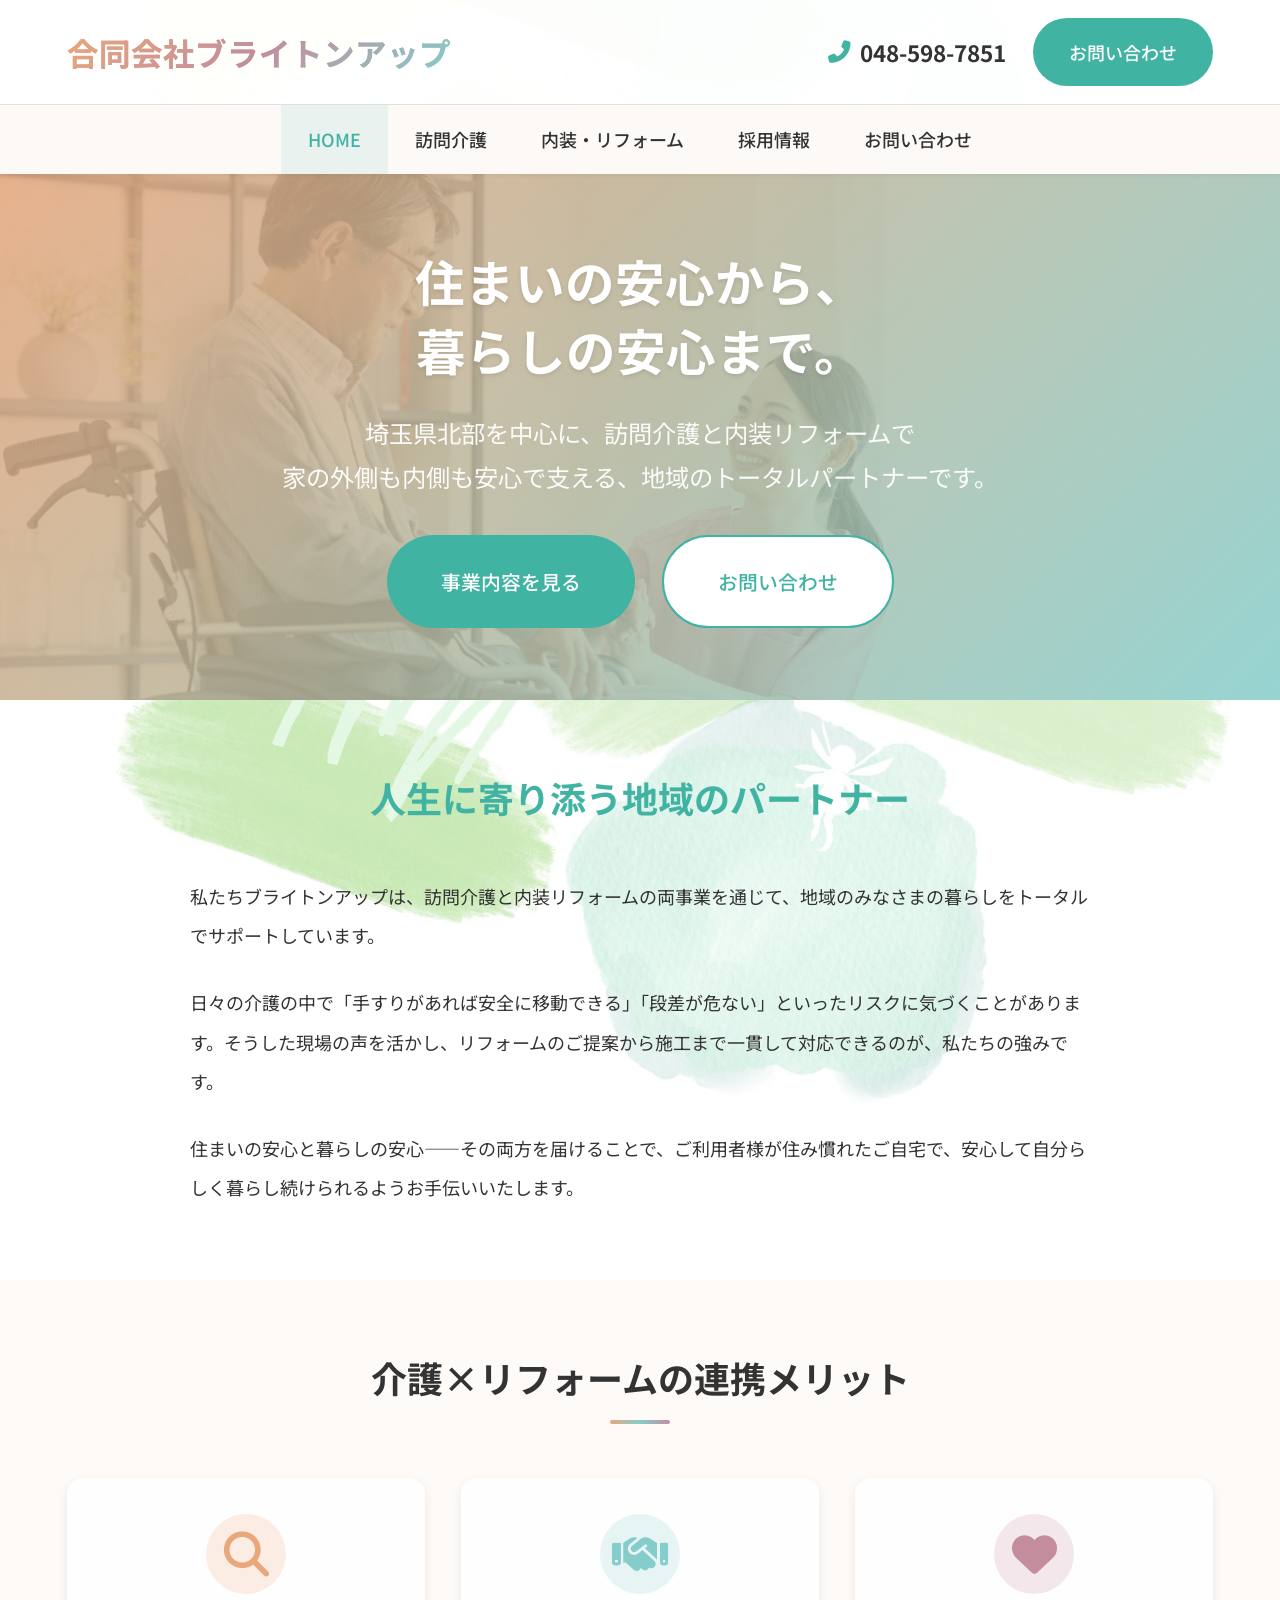
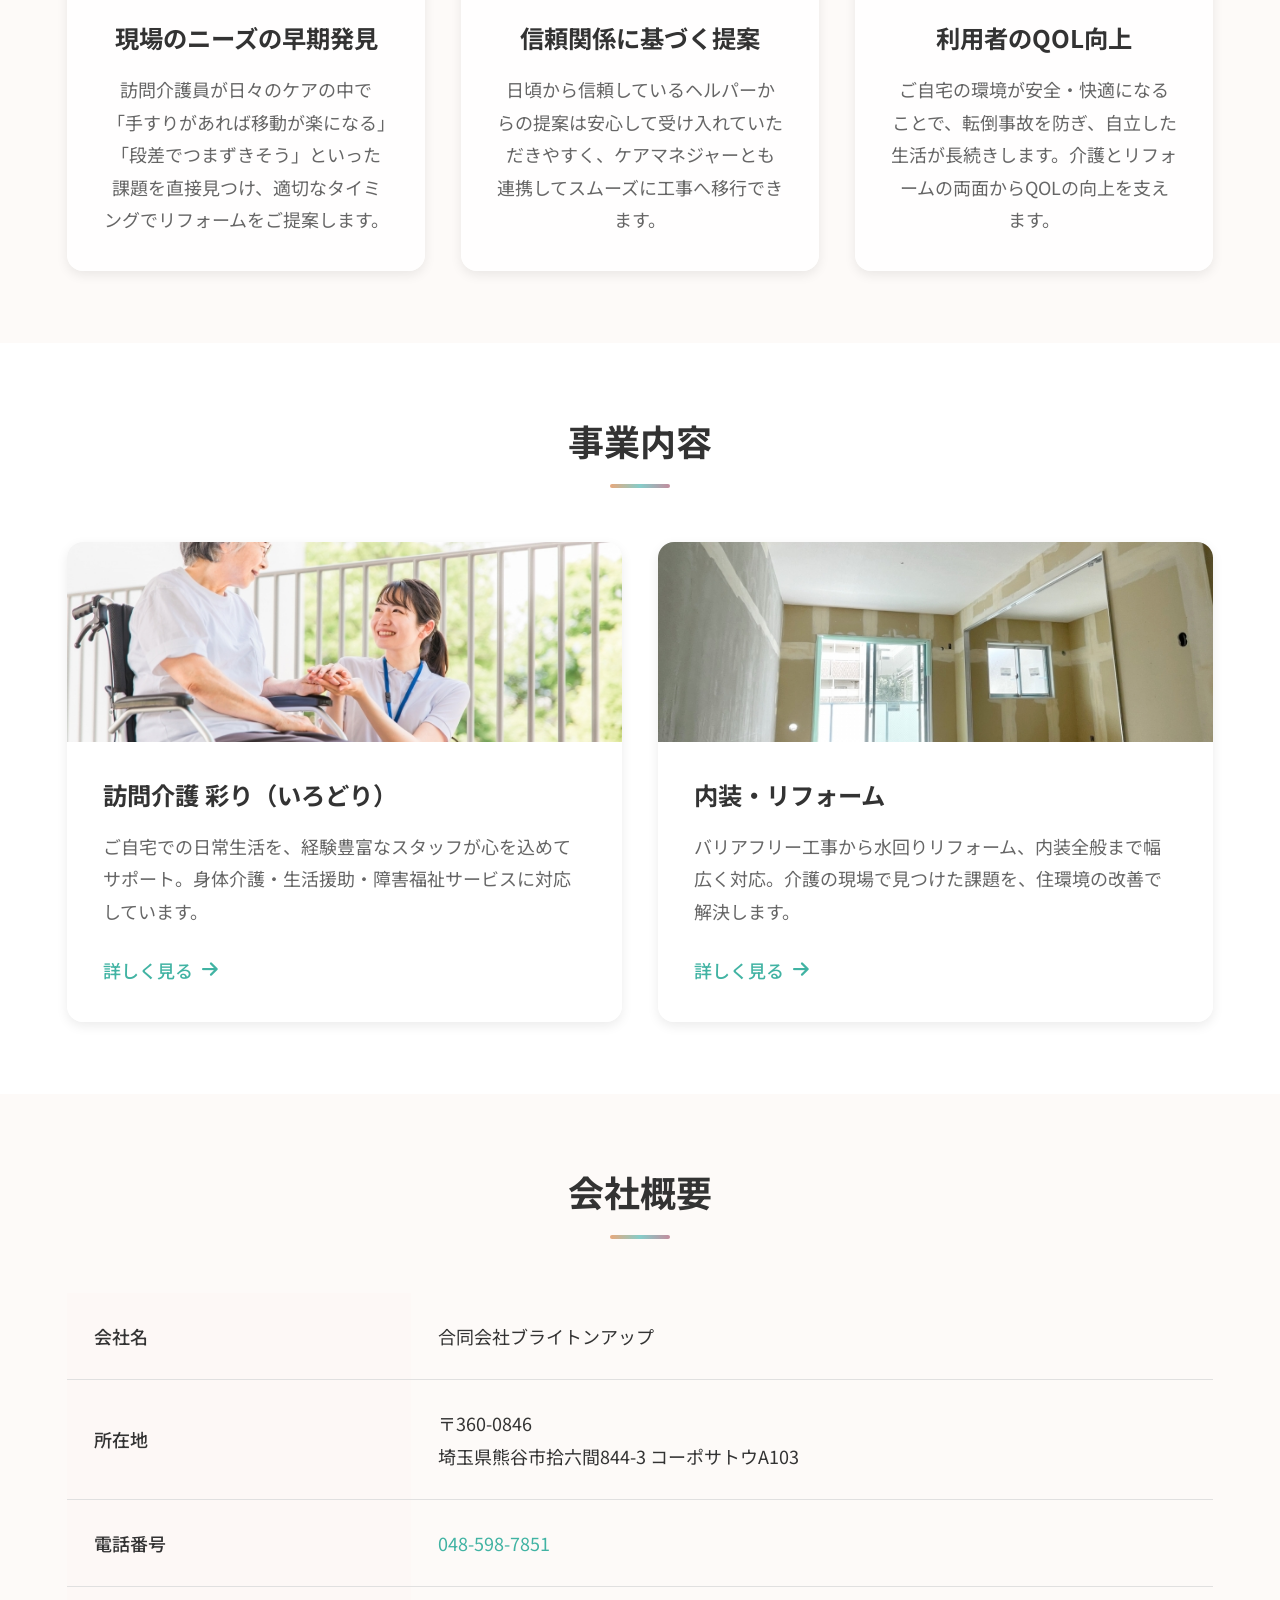
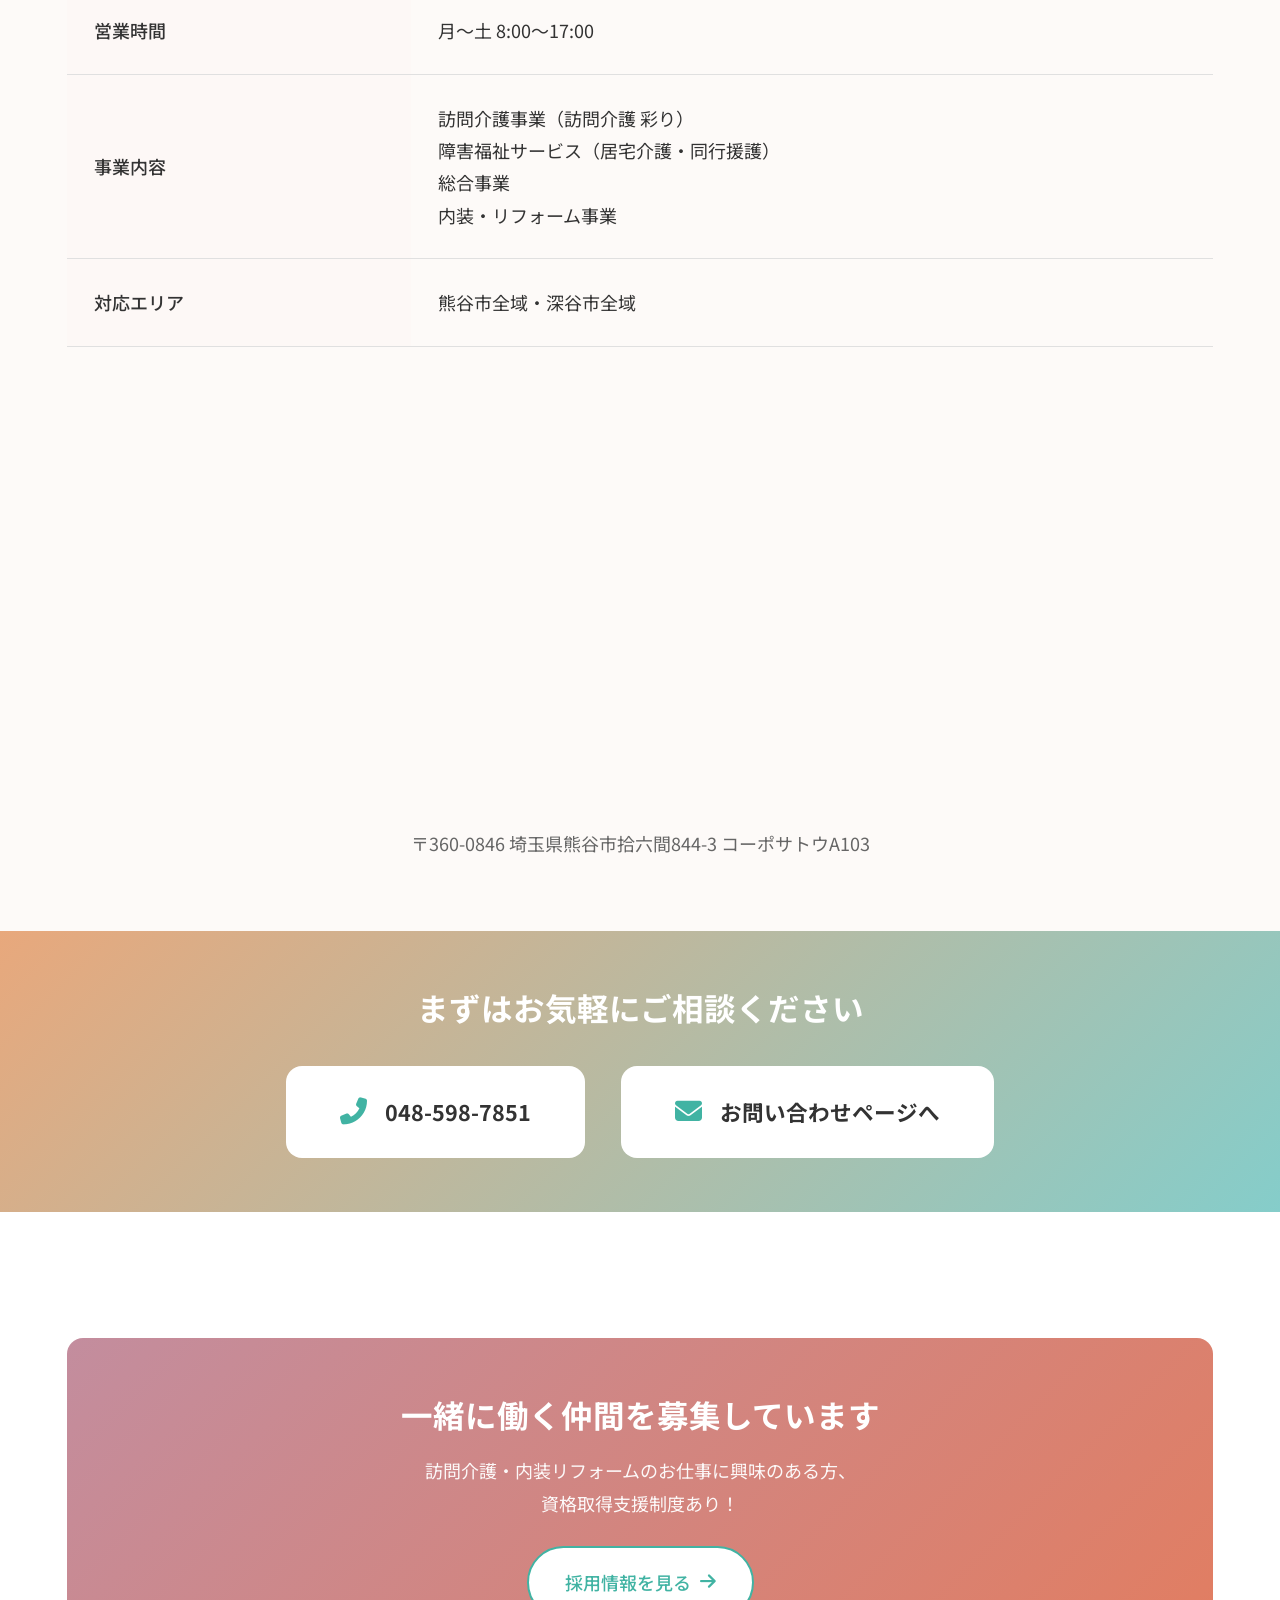
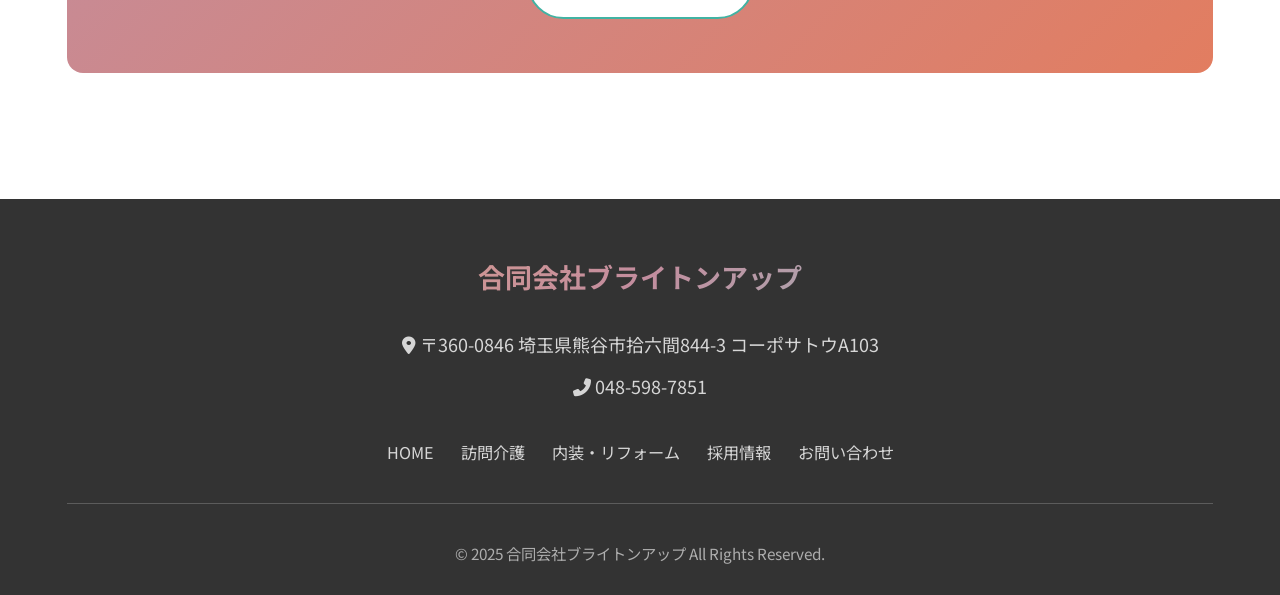
<file: index.html>
<!DOCTYPE html>
<html lang="ja">
<head>
  <meta charset="UTF-8">
  <meta name="viewport" content="width=device-width, initial-scale=1.0">
  <title>合同会社ブライトンアップ｜埼玉県北部の訪問介護・内装リフォーム</title>
  <meta name="description" content="埼玉県北部を中心に、訪問介護サービス「彩り（いろどり）」と内装・リフォーム事業を展開。介護現場で気づいたリスクをリフォーム提案につなげる、暮らしのトータルサポート。">

  <!-- OGP -->
  <meta property="og:title" content="合同会社ブライトンアップ｜埼玉県北部の訪問介護・内装リフォーム">
  <meta property="og:description" content="住まいの安心から、暮らしの安心まで。訪問介護と内装リフォームで地域の暮らしを支えます。">
  <meta property="og:type" content="website">
  <meta property="og:url" content="">
  <meta property="og:image" content="">
  <meta property="og:site_name" content="合同会社ブライトンアップ">
  <meta property="og:locale" content="ja_JP">

  <!-- Fonts -->
  <link rel="preconnect" href="https://fonts.googleapis.com">
  <link rel="preconnect" href="https://fonts.gstatic.com" crossorigin>
  <link href="https://fonts.googleapis.com/css2?family=Noto+Sans+JP:wght@400;500;700&display=swap" rel="stylesheet">

  <!-- Font Awesome -->
  <link rel="stylesheet" href="https://cdnjs.cloudflare.com/ajax/libs/font-awesome/6.5.1/css/all.min.css">

  <!-- Styles -->
  <link rel="stylesheet" href="css/style.css">
</head>
<body>
  <!-- ========== Header ========== -->
  <header class="header">
    <div class="header__top">
      <div class="header__logo">
        <a href="index.html">合同会社ブライトンアップ</a>
      </div>

      <div class="header__contact">
        <div class="header__phone">
          <i class="fas fa-phone-alt"></i>
          <a href="tel:048-598-7851">048-598-7851</a>
        </div>
        <a href="contact.html" class="btn btn--primary">お問い合わせ</a>
      </div>

      <button class="hamburger" type="button" aria-label="メニュー" aria-expanded="false">
        <span class="hamburger__line"></span>
        <span class="hamburger__line"></span>
        <span class="hamburger__line"></span>
      </button>
    </div>

    <nav class="nav" aria-hidden="true">
      <ul class="nav__list">
        <li class="nav__item"><a href="index.html" class="nav__link nav__link--active">HOME</a></li>
        <li class="nav__item"><a href="care.html" class="nav__link">訪問介護</a></li>
        <li class="nav__item"><a href="interior.html" class="nav__link">内装・リフォーム</a></li>
        <li class="nav__item"><a href="recruit.html" class="nav__link">採用情報</a></li>
        <li class="nav__item"><a href="contact.html" class="nav__link">お問い合わせ</a></li>
      </ul>
    </nav>
  </header>

  <!-- ========== Main ========== -->
  <main>
    <!-- Hero Section -->
    <section class="hero">
      <img src="images/33743746_m.jpg" alt="介護士と高齢者の温かいシーン" class="hero__bg is-active">
      <img src="images/355210_m.jpg" alt="内装リフォーム作業の様子" class="hero__bg">
      <img src="images/AdobeStock_384799828.jpeg" alt="歩行介助をする介護スタッフ" class="hero__bg">
      <img src="images/AdobeStock_457629060.jpeg" alt="笑顔で会話する介護スタッフと高齢者" class="hero__bg">
      <img src="images/22673610_s.jpg" alt="生活援助サービスのイメージ" class="hero__bg">
      <div class="hero__content">
        <h1 class="hero__title">住まいの安心から、<br>暮らしの安心まで。</h1>
        <p class="hero__subtitle">
          埼玉県北部を中心に、訪問介護と内装リフォームで<br>
          家の外側も内側も安心で支える、地域のトータルパートナーです。
        </p>
        <div class="hero__buttons">
          <a href="#services" class="btn btn--primary btn--large">事業内容を見る</a>
          <a href="contact.html" class="btn btn--secondary btn--large">お問い合わせ</a>
        </div>
      </div>
    </section>

    <!-- Message Section -->
    <section class="section">
      <div class="container">
        <div class="message-section fade-in">
          <h2 class="message-section__title">人生に寄り添う地域のパートナー</h2>
          <div class="message-section__content">
            <p>私たちブライトンアップは、訪問介護と内装リフォームの両事業を通じて、地域のみなさまの暮らしをトータルでサポートしています。</p>
            <p>日々の介護の中で「手すりがあれば安全に移動できる」「段差が危ない」といったリスクに気づくことがあります。そうした現場の声を活かし、リフォームのご提案から施工まで一貫して対応できるのが、私たちの強みです。</p>
            <p>住まいの安心と暮らしの安心——その両方を届けることで、ご利用者様が住み慣れたご自宅で、安心して自分らしく暮らし続けられるようお手伝いいたします。</p>
          </div>
        </div>
      </div>
    </section>

    <!-- Synergy Section -->
    <section class="section section--bg">
      <div class="container">
        <h2 class="section__title">介護×リフォームの連携メリット</h2>

        <div class="features">
          <div class="feature-card fade-in">
            <div class="feature-card__icon">
              <i class="fas fa-search"></i>
            </div>
            <h3 class="feature-card__title">現場のニーズの早期発見</h3>
            <p class="feature-card__text">訪問介護員が日々のケアの中で「手すりがあれば移動が楽になる」「段差でつまずきそう」といった課題を直接見つけ、適切なタイミングでリフォームをご提案します。</p>
          </div>

          <div class="feature-card fade-in">
            <div class="feature-card__icon">
              <i class="fas fa-handshake"></i>
            </div>
            <h3 class="feature-card__title">信頼関係に基づく提案</h3>
            <p class="feature-card__text">日頃から信頼しているヘルパーからの提案は安心して受け入れていただきやすく、ケアマネジャーとも連携してスムーズに工事へ移行できます。</p>
          </div>

          <div class="feature-card fade-in">
            <div class="feature-card__icon">
              <i class="fas fa-heart"></i>
            </div>
            <h3 class="feature-card__title">利用者のQOL向上</h3>
            <p class="feature-card__text">ご自宅の環境が安全・快適になることで、転倒事故を防ぎ、自立した生活が長続きします。介護とリフォームの両面からQOLの向上を支えます。</p>
          </div>
        </div>
      </div>
    </section>

    <!-- Services Section -->
    <section class="section" id="services">
      <div class="container">
        <h2 class="section__title">事業内容</h2>

        <div class="service-cards">
          <div class="service-card fade-in">
            <img src="images/24641463_s.jpg" alt="訪問介護サービスのイメージ" class="service-card__image">
            <div class="service-card__content">
              <h3 class="service-card__title">訪問介護 彩り（いろどり）</h3>
              <p class="service-card__text">ご自宅での日常生活を、経験豊富なスタッフが心を込めてサポート。身体介護・生活援助・障害福祉サービスに対応しています。</p>
              <a href="care.html" class="service-card__link">詳しく見る <i class="fas fa-arrow-right"></i></a>
            </div>
          </div>

          <div class="service-card fade-in">
            <img src="images/24553156_s.jpg" alt="内装リフォームのイメージ" class="service-card__image">
            <div class="service-card__content">
              <h3 class="service-card__title">内装・リフォーム</h3>
              <p class="service-card__text">バリアフリー工事から水回りリフォーム、内装全般まで幅広く対応。介護の現場で見つけた課題を、住環境の改善で解決します。</p>
              <a href="interior.html" class="service-card__link">詳しく見る <i class="fas fa-arrow-right"></i></a>
            </div>
          </div>
        </div>
      </div>
    </section>

    <!-- Company Info Section -->
    <section class="section section--bg" id="company">
      <div class="container">
        <h2 class="section__title">会社概要</h2>

        <table class="company-table fade-in">
          <tbody>
            <tr>
              <th>会社名</th>
              <td>合同会社ブライトンアップ</td>
            </tr>
            <tr>
              <th>所在地</th>
              <td>〒360-0846<br>埼玉県熊谷市拾六間844-3 コーポサトウA103</td>
            </tr>
            <tr>
              <th>電話番号</th>
              <td><a href="tel:048-598-7851">048-598-7851</a></td>
            </tr>
            <tr>
              <th>営業時間</th>
              <td>月〜土 8:00〜17:00</td>
            </tr>
            <tr>
              <th>事業内容</th>
              <td>訪問介護事業（訪問介護 彩り）<br>障害福祉サービス（居宅介護・同行援護）<br>総合事業<br>内装・リフォーム事業</td>
            </tr>
            <tr>
              <th>対応エリア</th>
              <td>熊谷市全域・深谷市全域</td>
            </tr>
          </tbody>
        </table>

        <!-- Google Maps -->
        <div class="map-container fade-in">
          <iframe
            src="https://www.google.com/maps/embed?pb=!1m18!1m12!1m3!1d3222.8!2d139.38!3d36.15!2m3!1f0!2f0!3f0!3m2!1i1024!2i768!4f13.1!3m3!1m2!1s0x0%3A0x0!2zMzbCsDA5JzAwLjAiTiAxMznCsDIyJzQ4LjAiRQ!5e0!3m2!1sja!2sjp!4v1234567890"
            allowfullscreen=""
            loading="lazy"
            referrerpolicy="no-referrer-when-downgrade"
            title="合同会社ブライトンアップ所在地">
          </iframe>
          <p>〒360-0846 埼玉県熊谷市拾六間844-3 コーポサトウA103</p>
        </div>
      </div>
    </section>

    <!-- CTA Section -->
    <section class="cta">
      <div class="container">
        <h2 class="cta__title">まずはお気軽にご相談ください</h2>
        <div class="cta__buttons">
          <a href="tel:048-598-7851" class="cta__button">
            <i class="fas fa-phone-alt"></i>
            <span>048-598-7851</span>
          </a>
          <a href="contact.html" class="cta__button">
            <i class="fas fa-envelope"></i>
            <span>お問い合わせページへ</span>
          </a>
        </div>
      </div>
    </section>

    <!-- Recruit Banner -->
    <section class="section">
      <div class="container">
        <div class="recruit-banner fade-in">
          <h2 class="recruit-banner__title">一緒に働く仲間を募集しています</h2>
          <p class="recruit-banner__text">
            訪問介護・内装リフォームのお仕事に興味のある方、<br>
            資格取得支援制度あり！
          </p>
          <a href="recruit.html" class="btn btn--secondary">採用情報を見る <i class="fas fa-arrow-right"></i></a>
        </div>
      </div>
    </section>
  </main>

  <!-- ========== Footer ========== -->
  <footer class="footer">
    <div class="footer__inner">
      <div class="footer__logo">合同会社ブライトンアップ</div>

      <div class="footer__info">
        <p><i class="fas fa-map-marker-alt"></i> 〒360-0846 埼玉県熊谷市拾六間844-3 コーポサトウA103</p>
        <p><i class="fas fa-phone-alt"></i> <a href="tel:048-598-7851">048-598-7851</a></p>
      </div>

      <nav class="footer__nav">
        <a href="index.html">HOME</a>
        <a href="care.html">訪問介護</a>
        <a href="interior.html">内装・リフォーム</a>
        <a href="recruit.html">採用情報</a>
        <a href="contact.html">お問い合わせ</a>
      </nav>

      <p class="footer__copyright">&copy; 2025 合同会社ブライトンアップ All Rights Reserved.</p>
    </div>
  </footer>

  <!-- Scripts -->
  <script src="js/main.js"></script>
</body>
</html>
</file>
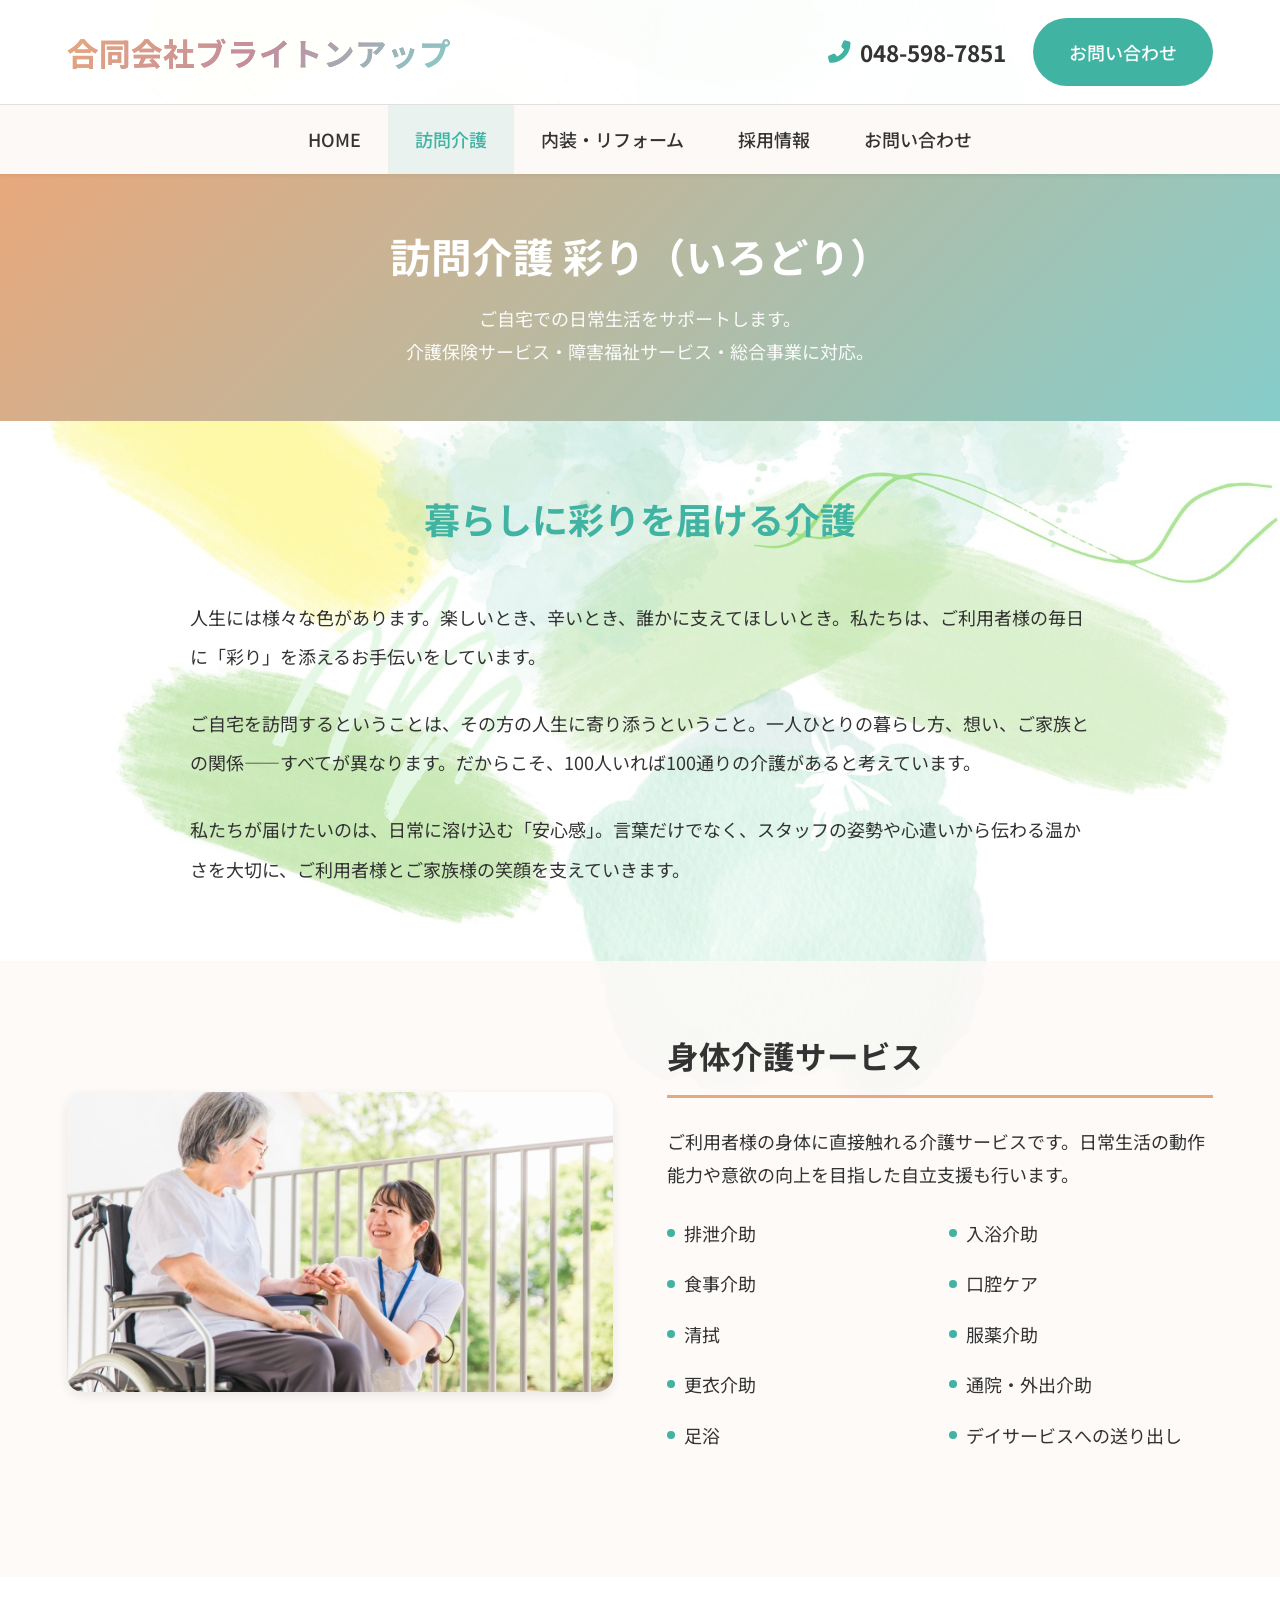
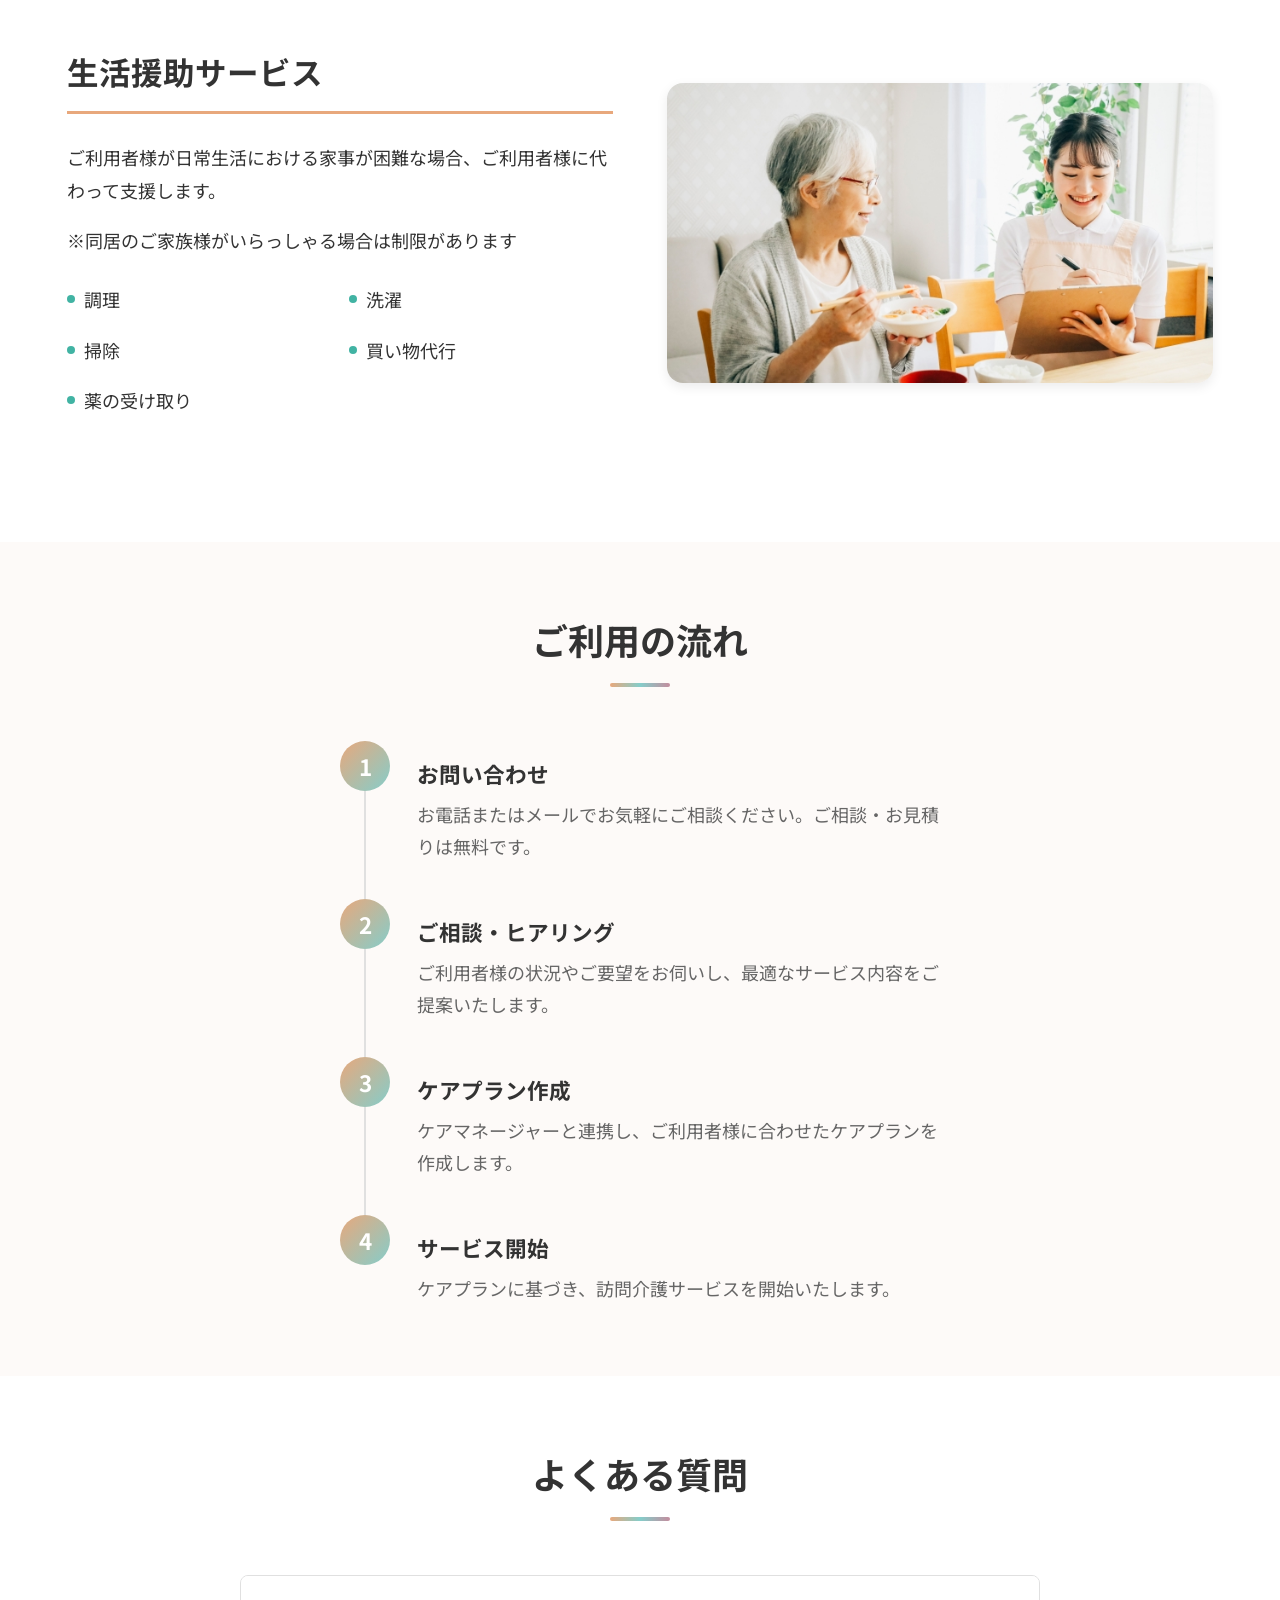
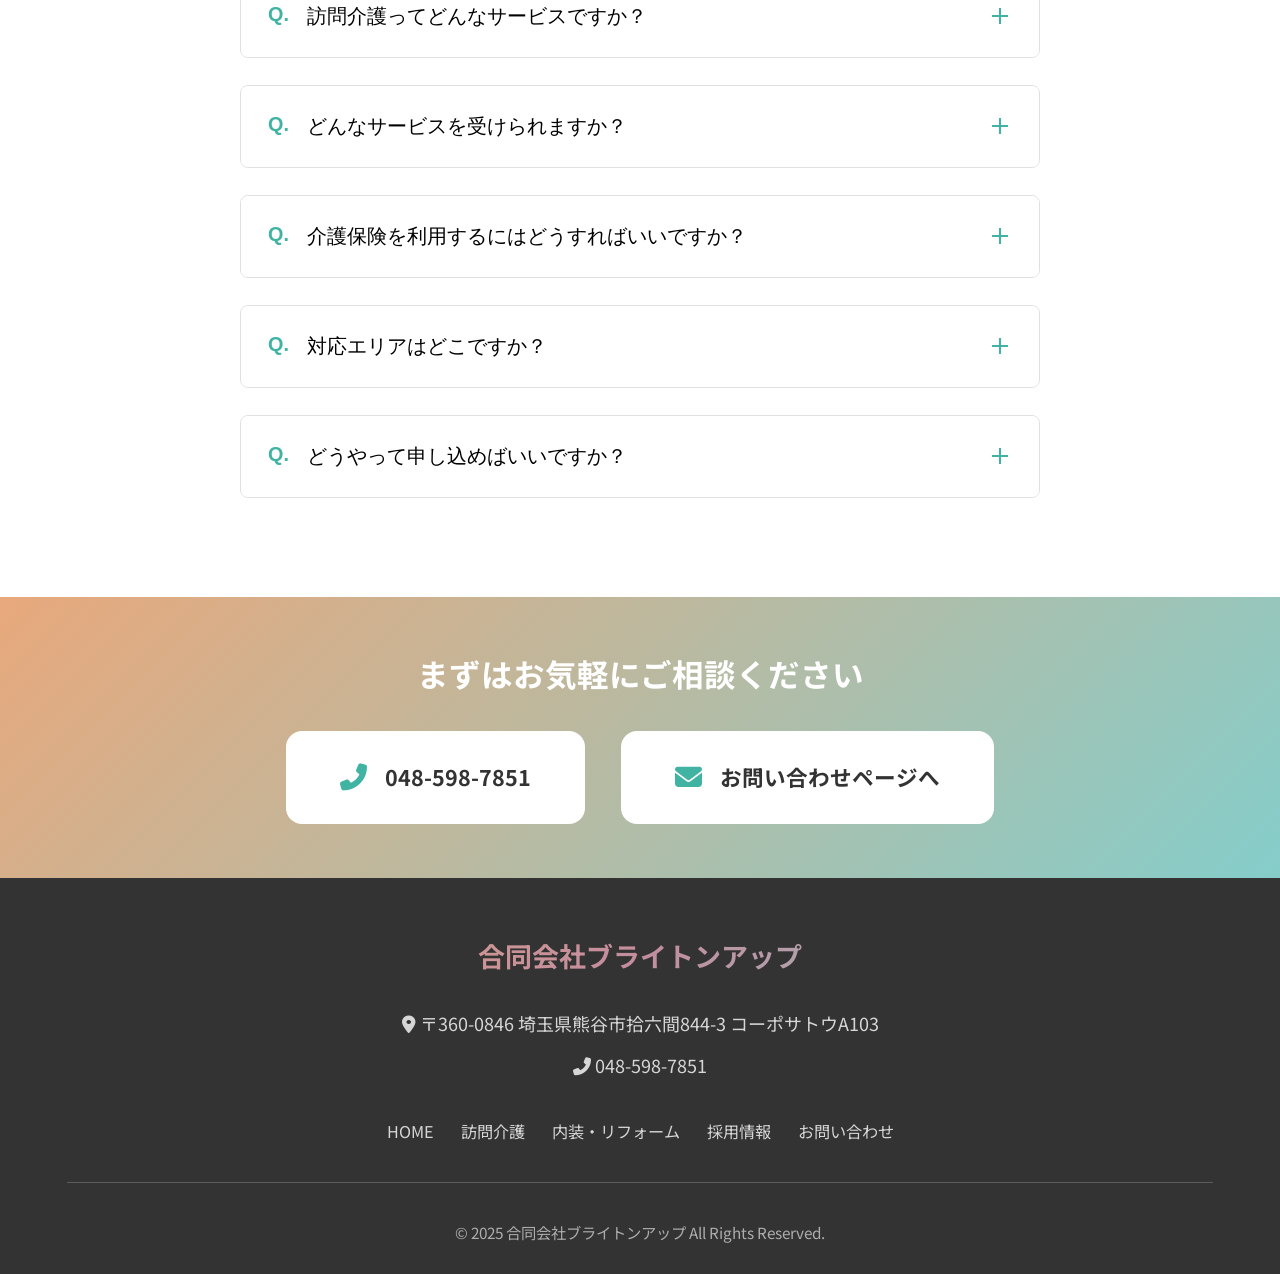
<file: care.html>
<!DOCTYPE html>
<html lang="ja">
<head>
  <meta charset="UTF-8">
  <meta name="viewport" content="width=device-width, initial-scale=1.0">
  <title>訪問介護 彩り（いろどり）｜合同会社ブライトンアップ</title>
  <meta name="description" content="訪問介護 彩り（いろどり）のサービス内容。身体介護・生活援助・障害福祉サービスに対応。熊谷市・深谷市全域で訪問介護を提供しています。">

  <!-- OGP -->
  <meta property="og:title" content="訪問介護 彩り（いろどり）｜合同会社ブライトンアップ">
  <meta property="og:description" content="身体介護・生活援助など、訪問介護サービスの詳細をご案内します。">
  <meta property="og:type" content="website">
  <meta property="og:url" content="">
  <meta property="og:image" content="">
  <meta property="og:site_name" content="合同会社ブライトンアップ">
  <meta property="og:locale" content="ja_JP">

  <!-- Fonts -->
  <link rel="preconnect" href="https://fonts.googleapis.com">
  <link rel="preconnect" href="https://fonts.gstatic.com" crossorigin>
  <link href="https://fonts.googleapis.com/css2?family=Noto+Sans+JP:wght@400;500;700&display=swap" rel="stylesheet">

  <!-- Font Awesome -->
  <link rel="stylesheet" href="https://cdnjs.cloudflare.com/ajax/libs/font-awesome/6.5.1/css/all.min.css">

  <!-- Styles -->
  <link rel="stylesheet" href="css/style.css">
</head>
<body>
  <!-- ========== Header ========== -->
  <header class="header">
    <div class="header__top">
      <div class="header__logo">
        <a href="index.html">合同会社ブライトンアップ</a>
      </div>

      <div class="header__contact">
        <div class="header__phone">
          <i class="fas fa-phone-alt"></i>
          <a href="tel:048-598-7851">048-598-7851</a>
        </div>
        <a href="contact.html" class="btn btn--primary">お問い合わせ</a>
      </div>

      <button class="hamburger" type="button" aria-label="メニュー" aria-expanded="false">
        <span class="hamburger__line"></span>
        <span class="hamburger__line"></span>
        <span class="hamburger__line"></span>
      </button>
    </div>

    <nav class="nav" aria-hidden="true">
      <ul class="nav__list">
        <li class="nav__item"><a href="index.html" class="nav__link">HOME</a></li>
        <li class="nav__item"><a href="care.html" class="nav__link nav__link--active">訪問介護</a></li>
        <li class="nav__item"><a href="interior.html" class="nav__link">内装・リフォーム</a></li>
        <li class="nav__item"><a href="recruit.html" class="nav__link">採用情報</a></li>
        <li class="nav__item"><a href="contact.html" class="nav__link">お問い合わせ</a></li>
      </ul>
    </nav>
  </header>

  <!-- ========== Main ========== -->
  <main>
    <!-- Page Header -->
    <section class="page-header">
      <div class="container">
        <h1 class="page-header__title">訪問介護 彩り（いろどり）</h1>
        <p class="page-header__subtitle">ご自宅での日常生活をサポートします。<br>介護保険サービス・障害福祉サービス・総合事業に対応。</p>
      </div>
    </section>

    <!-- Service Message -->
    <section class="section">
      <div class="container">
        <div class="message-section fade-in">
          <h2 class="message-section__title">暮らしに彩りを届ける介護</h2>
          <div class="message-section__content">
            <p>人生には様々な色があります。楽しいとき、辛いとき、誰かに支えてほしいとき。私たちは、ご利用者様の毎日に「彩り」を添えるお手伝いをしています。</p>
            <p>ご自宅を訪問するということは、その方の人生に寄り添うということ。一人ひとりの暮らし方、想い、ご家族との関係——すべてが異なります。だからこそ、100人いれば100通りの介護があると考えています。</p>
            <p>私たちが届けたいのは、日常に溶け込む「安心感」。言葉だけでなく、スタッフの姿勢や心遣いから伝わる温かさを大切に、ご利用者様とご家族様の笑顔を支えていきます。</p>
          </div>
        </div>
      </div>
    </section>

    <!-- Body Care Service -->
    <section class="section section--bg">
      <div class="container">
        <div class="service-detail fade-in">
          <img src="images/24641463_s.jpg" alt="身体介護サービスのイメージ" class="service-detail__image">
          <div class="service-detail__content">
            <h3>身体介護サービス</h3>
            <p>ご利用者様の身体に直接触れる介護サービスです。日常生活の動作能力や意欲の向上を目指した自立支援も行います。</p>
            <ul class="service-detail__list">
              <li>排泄介助</li>
              <li>入浴介助</li>
              <li>食事介助</li>
              <li>口腔ケア</li>
              <li>清拭</li>
              <li>服薬介助</li>
              <li>更衣介助</li>
              <li>通院・外出介助</li>
              <li>足浴</li>
              <li>デイサービスへの送り出し</li>
            </ul>
          </div>
        </div>
      </div>
    </section>

    <!-- Life Support Service -->
    <section class="section">
      <div class="container">
        <div class="service-detail service-detail--reverse fade-in">
          <img src="images/22673610_s.jpg" alt="生活援助サービスのイメージ" class="service-detail__image">
          <div class="service-detail__content">
            <h3>生活援助サービス</h3>
            <p>ご利用者様が日常生活における家事が困難な場合、ご利用者様に代わって支援します。</p>
            <p class="text-sub">※同居のご家族様がいらっしゃる場合は制限があります</p>
            <ul class="service-detail__list">
              <li>調理</li>
              <li>洗濯</li>
              <li>掃除</li>
              <li>買い物代行</li>
              <li>薬の受け取り</li>
            </ul>
          </div>
        </div>
      </div>
    </section>

    <!-- Flow Section -->
    <section class="section section--bg">
      <div class="container">
        <h2 class="section__title">ご利用の流れ</h2>

        <div class="flow fade-in">
          <div class="flow__item">
            <div class="flow__number">1</div>
            <div class="flow__content">
              <h4 class="flow__title">お問い合わせ</h4>
              <p class="flow__text">お電話またはメールでお気軽にご相談ください。ご相談・お見積りは無料です。</p>
            </div>
          </div>

          <div class="flow__item">
            <div class="flow__number">2</div>
            <div class="flow__content">
              <h4 class="flow__title">ご相談・ヒアリング</h4>
              <p class="flow__text">ご利用者様の状況やご要望をお伺いし、最適なサービス内容をご提案いたします。</p>
            </div>
          </div>

          <div class="flow__item">
            <div class="flow__number">3</div>
            <div class="flow__content">
              <h4 class="flow__title">ケアプラン作成</h4>
              <p class="flow__text">ケアマネージャーと連携し、ご利用者様に合わせたケアプランを作成します。</p>
            </div>
          </div>

          <div class="flow__item">
            <div class="flow__number">4</div>
            <div class="flow__content">
              <h4 class="flow__title">サービス開始</h4>
              <p class="flow__text">ケアプランに基づき、訪問介護サービスを開始いたします。</p>
            </div>
          </div>
        </div>
      </div>
    </section>

    <!-- FAQ Section -->
    <section class="section">
      <div class="container">
        <h2 class="section__title">よくある質問</h2>

        <div class="faq-list">
          <div class="faq-item fade-in">
            <button class="faq-item__question" type="button">
              <span>訪問介護ってどんなサービスですか？</span>
              <span class="faq-item__icon"></span>
            </button>
            <div class="faq-item__answer">
              介護認定を受けている方がご利用いただけるサービスです。ヘルパーがご自宅を訪問し、日常生活のさまざまなことをサポートいたします。身体介護（入浴・排泄・食事の介助など）と生活援助（掃除・洗濯・買い物代行など）があります。
            </div>
          </div>

          <div class="faq-item fade-in">
            <button class="faq-item__question" type="button">
              <span>どんなサービスを受けられますか？</span>
              <span class="faq-item__icon"></span>
            </button>
            <div class="faq-item__answer">
              掃除・洗濯・買い物の代行や、入浴・排泄・外出の介助など、日常生活に必要なことをお一人おひとりに合わせて支援いたします。「膝が痛くて、拭き掃除だけでもお願いしたい」といったご要望にもお応えします。
            </div>
          </div>

          <div class="faq-item fade-in">
            <button class="faq-item__question" type="button">
              <span>介護保険を利用するにはどうすればいいですか？</span>
              <span class="faq-item__icon"></span>
            </button>
            <div class="faq-item__answer">
              まずは市区町村の窓口で介護認定の申請が必要です。認定を受けた後、ケアマネージャーがケアプランを作成し、サービスをご利用いただけます。手続きについてもお気軽にご相談ください。
            </div>
          </div>

          <div class="faq-item fade-in">
            <button class="faq-item__question" type="button">
              <span>対応エリアはどこですか？</span>
              <span class="faq-item__icon"></span>
            </button>
            <div class="faq-item__answer">
              熊谷市全域・深谷市全域に対応しています。まずはお気軽にお問い合わせください。
            </div>
          </div>

          <div class="faq-item fade-in">
            <button class="faq-item__question" type="button">
              <span>どうやって申し込めばいいですか？</span>
              <span class="faq-item__icon"></span>
            </button>
            <div class="faq-item__answer">
              お電話（048-598-7851）またはメールでお問い合わせください。ご相談・お見積りは無料です。
            </div>
          </div>
        </div>
      </div>
    </section>

    <!-- CTA Section -->
    <section class="cta">
      <div class="container">
        <h2 class="cta__title">まずはお気軽にご相談ください</h2>
        <div class="cta__buttons">
          <a href="tel:048-598-7851" class="cta__button">
            <i class="fas fa-phone-alt"></i>
            <span>048-598-7851</span>
          </a>
          <a href="contact.html" class="cta__button">
            <i class="fas fa-envelope"></i>
            <span>お問い合わせページへ</span>
          </a>
        </div>
      </div>
    </section>
  </main>

  <!-- ========== Footer ========== -->
  <footer class="footer">
    <div class="footer__inner">
      <div class="footer__logo">合同会社ブライトンアップ</div>

      <div class="footer__info">
        <p><i class="fas fa-map-marker-alt"></i> 〒360-0846 埼玉県熊谷市拾六間844-3 コーポサトウA103</p>
        <p><i class="fas fa-phone-alt"></i> <a href="tel:048-598-7851">048-598-7851</a></p>
      </div>

      <nav class="footer__nav">
        <a href="index.html">HOME</a>
        <a href="care.html">訪問介護</a>
        <a href="interior.html">内装・リフォーム</a>
        <a href="recruit.html">採用情報</a>
        <a href="contact.html">お問い合わせ</a>
      </nav>

      <p class="footer__copyright">&copy; 2025 合同会社ブライトンアップ All Rights Reserved.</p>
    </div>
  </footer>

  <!-- Scripts -->
  <script src="js/main.js"></script>
</body>
</html>
</file>
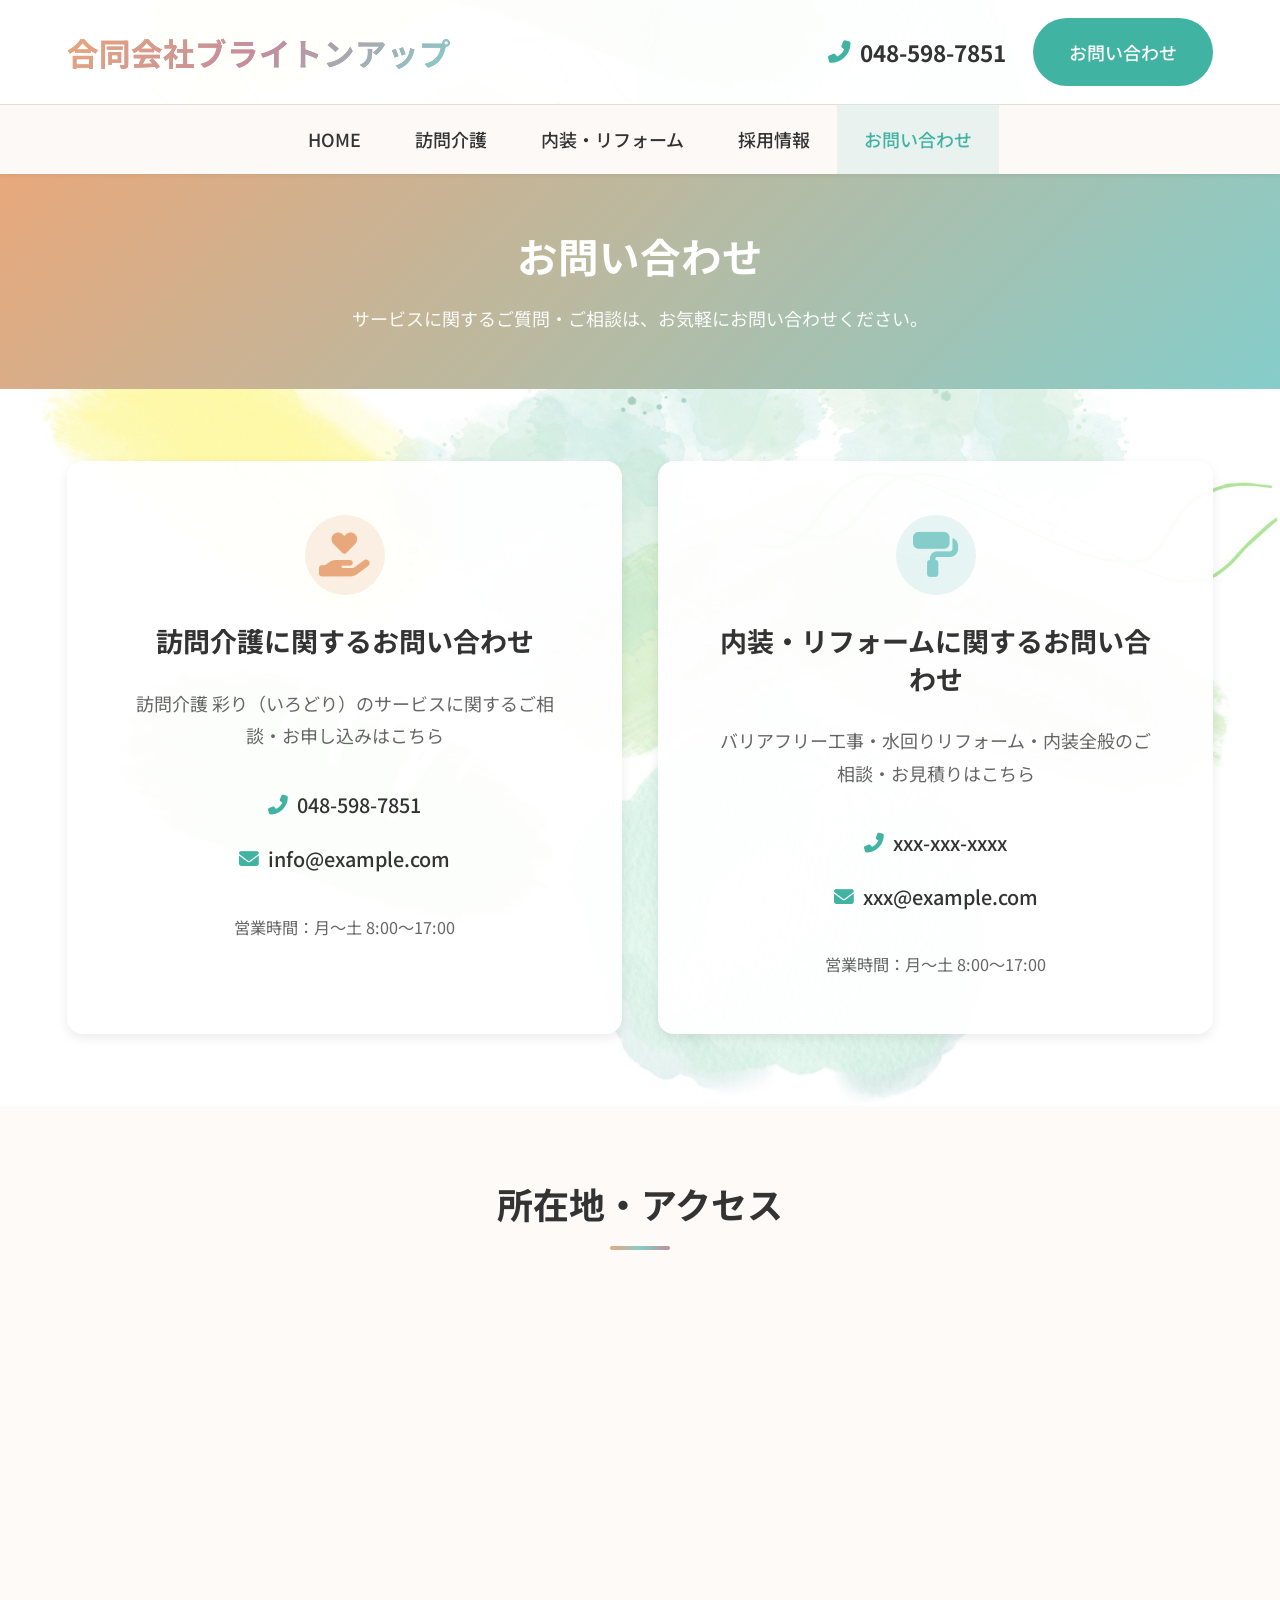
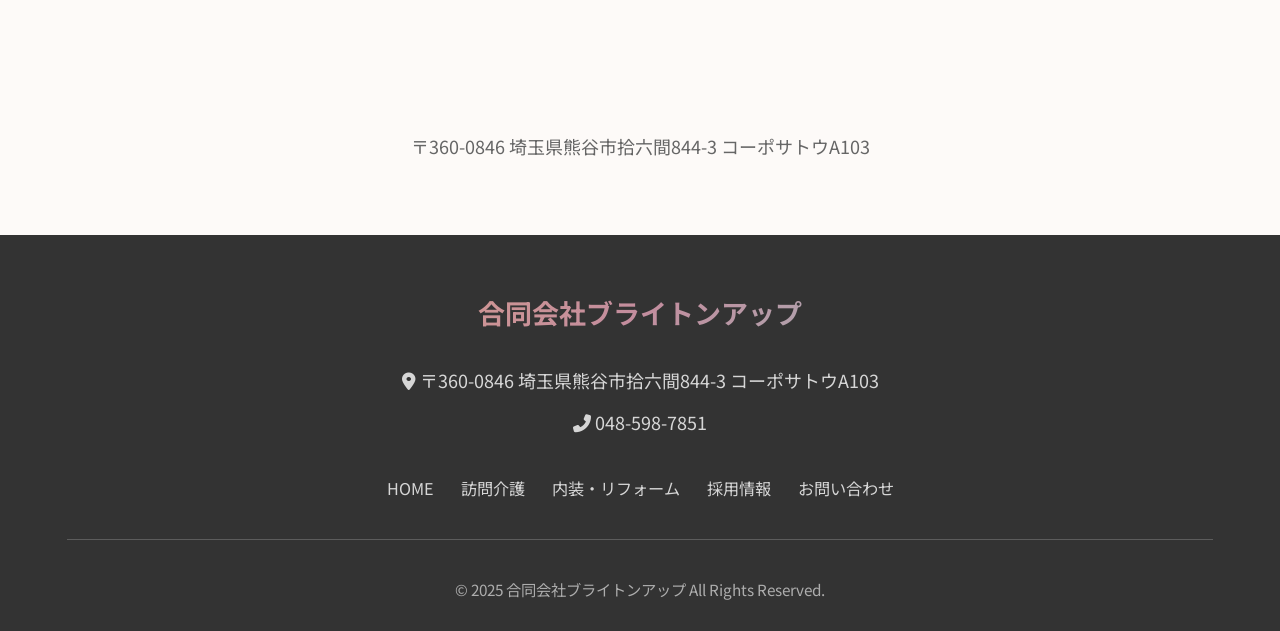
<file: contact.html>
<!DOCTYPE html>
<html lang="ja">
<head>
  <meta charset="UTF-8">
  <meta name="viewport" content="width=device-width, initial-scale=1.0">
  <title>お問い合わせ｜合同会社ブライトンアップ</title>
  <meta name="description" content="合同会社ブライトンアップへのお問い合わせ。訪問介護・内装リフォームに関するご相談は、お電話またはメールでお気軽にどうぞ。">

  <!-- OGP -->
  <meta property="og:title" content="お問い合わせ｜合同会社ブライトンアップ">
  <meta property="og:description" content="訪問介護・内装リフォームに関するお問い合わせはこちらから。">
  <meta property="og:type" content="website">
  <meta property="og:url" content="">
  <meta property="og:image" content="">
  <meta property="og:site_name" content="合同会社ブライトンアップ">
  <meta property="og:locale" content="ja_JP">

  <!-- Fonts -->
  <link rel="preconnect" href="https://fonts.googleapis.com">
  <link rel="preconnect" href="https://fonts.gstatic.com" crossorigin>
  <link href="https://fonts.googleapis.com/css2?family=Noto+Sans+JP:wght@400;500;700&display=swap" rel="stylesheet">

  <!-- Font Awesome -->
  <link rel="stylesheet" href="https://cdnjs.cloudflare.com/ajax/libs/font-awesome/6.5.1/css/all.min.css">

  <!-- Styles -->
  <link rel="stylesheet" href="css/style.css">
</head>
<body>
  <!-- ========== Header ========== -->
  <header class="header">
    <div class="header__top">
      <div class="header__logo">
        <a href="index.html">合同会社ブライトンアップ</a>
      </div>

      <div class="header__contact">
        <div class="header__phone">
          <i class="fas fa-phone-alt"></i>
          <a href="tel:048-598-7851">048-598-7851</a>
        </div>
        <a href="contact.html" class="btn btn--primary">お問い合わせ</a>
      </div>

      <button class="hamburger" type="button" aria-label="メニュー" aria-expanded="false">
        <span class="hamburger__line"></span>
        <span class="hamburger__line"></span>
        <span class="hamburger__line"></span>
      </button>
    </div>

    <nav class="nav" aria-hidden="true">
      <ul class="nav__list">
        <li class="nav__item"><a href="index.html" class="nav__link">HOME</a></li>
        <li class="nav__item"><a href="care.html" class="nav__link">訪問介護</a></li>
        <li class="nav__item"><a href="interior.html" class="nav__link">内装・リフォーム</a></li>
        <li class="nav__item"><a href="recruit.html" class="nav__link">採用情報</a></li>
        <li class="nav__item"><a href="contact.html" class="nav__link nav__link--active">お問い合わせ</a></li>
      </ul>
    </nav>
  </header>

  <!-- ========== Main ========== -->
  <main>
    <!-- Page Header -->
    <section class="page-header">
      <div class="container">
        <h1 class="page-header__title">お問い合わせ</h1>
        <p class="page-header__subtitle">サービスに関するご質問・ご相談は、お気軽にお問い合わせください。</p>
      </div>
    </section>

    <!-- Contact Cards -->
    <section class="section">
      <div class="container">
        <div class="contact-cards">
          <!-- Care Contact -->
          <div class="contact-card fade-in">
            <div class="contact-card__icon">
              <i class="fas fa-hand-holding-heart"></i>
            </div>
            <h2 class="contact-card__title">訪問介護に関するお問い合わせ</h2>
            <p style="color: var(--color-text-sub); margin-bottom: var(--spacing-md);">訪問介護 彩り（いろどり）のサービスに関するご相談・お申し込みはこちら</p>
            <div class="contact-card__info">
              <a href="tel:048-598-7851">
                <i class="fas fa-phone-alt"></i>
                048-598-7851
              </a>
              <a href="mailto:info@example.com">
                <i class="fas fa-envelope"></i>
                info@example.com
              </a>
            </div>
            <p style="font-size: 0.9rem; color: var(--color-text-sub);">営業時間：月〜土 8:00〜17:00</p>
          </div>

          <!-- Interior Contact -->
          <div class="contact-card fade-in">
            <div class="contact-card__icon">
              <i class="fas fa-paint-roller"></i>
            </div>
            <h2 class="contact-card__title">内装・リフォームに関するお問い合わせ</h2>
            <p style="color: var(--color-text-sub); margin-bottom: var(--spacing-md);">バリアフリー工事・水回りリフォーム・内装全般のご相談・お見積りはこちら</p>
            <div class="contact-card__info">
              <a href="tel:xxx-xxx-xxxx">
                <i class="fas fa-phone-alt"></i>
                xxx-xxx-xxxx
              </a>
              <a href="mailto:xxx@example.com">
                <i class="fas fa-envelope"></i>
                xxx@example.com
              </a>
            </div>
            <p style="font-size: 0.9rem; color: var(--color-text-sub);">営業時間：月〜土 8:00〜17:00</p>
          </div>
        </div>
      </div>
    </section>

    <!-- Access Section -->
    <section class="section section--bg">
      <div class="container">
        <h2 class="section__title">所在地・アクセス</h2>

        <div class="map-container fade-in">
          <iframe
            src="https://www.google.com/maps/embed?pb=!1m18!1m12!1m3!1d3222.8!2d139.38!3d36.15!2m3!1f0!2f0!3f0!3m2!1i1024!2i768!4f13.1!3m3!1m2!1s0x0%3A0x0!2zMzbCsDA5JzAwLjAiTiAxMznCsDIyJzQ4LjAiRQ!5e0!3m2!1sja!2sjp!4v1234567890"
            allowfullscreen=""
            loading="lazy"
            referrerpolicy="no-referrer-when-downgrade"
            title="合同会社ブライトンアップ所在地">
          </iframe>
          <p>〒360-0846 埼玉県熊谷市拾六間844-3 コーポサトウA103</p>
        </div>
      </div>
    </section>
  </main>

  <!-- ========== Footer ========== -->
  <footer class="footer">
    <div class="footer__inner">
      <div class="footer__logo">合同会社ブライトンアップ</div>

      <div class="footer__info">
        <p><i class="fas fa-map-marker-alt"></i> 〒360-0846 埼玉県熊谷市拾六間844-3 コーポサトウA103</p>
        <p><i class="fas fa-phone-alt"></i> <a href="tel:048-598-7851">048-598-7851</a></p>
      </div>

      <nav class="footer__nav">
        <a href="index.html">HOME</a>
        <a href="care.html">訪問介護</a>
        <a href="interior.html">内装・リフォーム</a>
        <a href="recruit.html">採用情報</a>
        <a href="contact.html">お問い合わせ</a>
      </nav>

      <p class="footer__copyright">&copy; 2025 合同会社ブライトンアップ All Rights Reserved.</p>
    </div>
  </footer>

  <!-- Scripts -->
  <script src="js/main.js"></script>
</body>
</html>
</file>
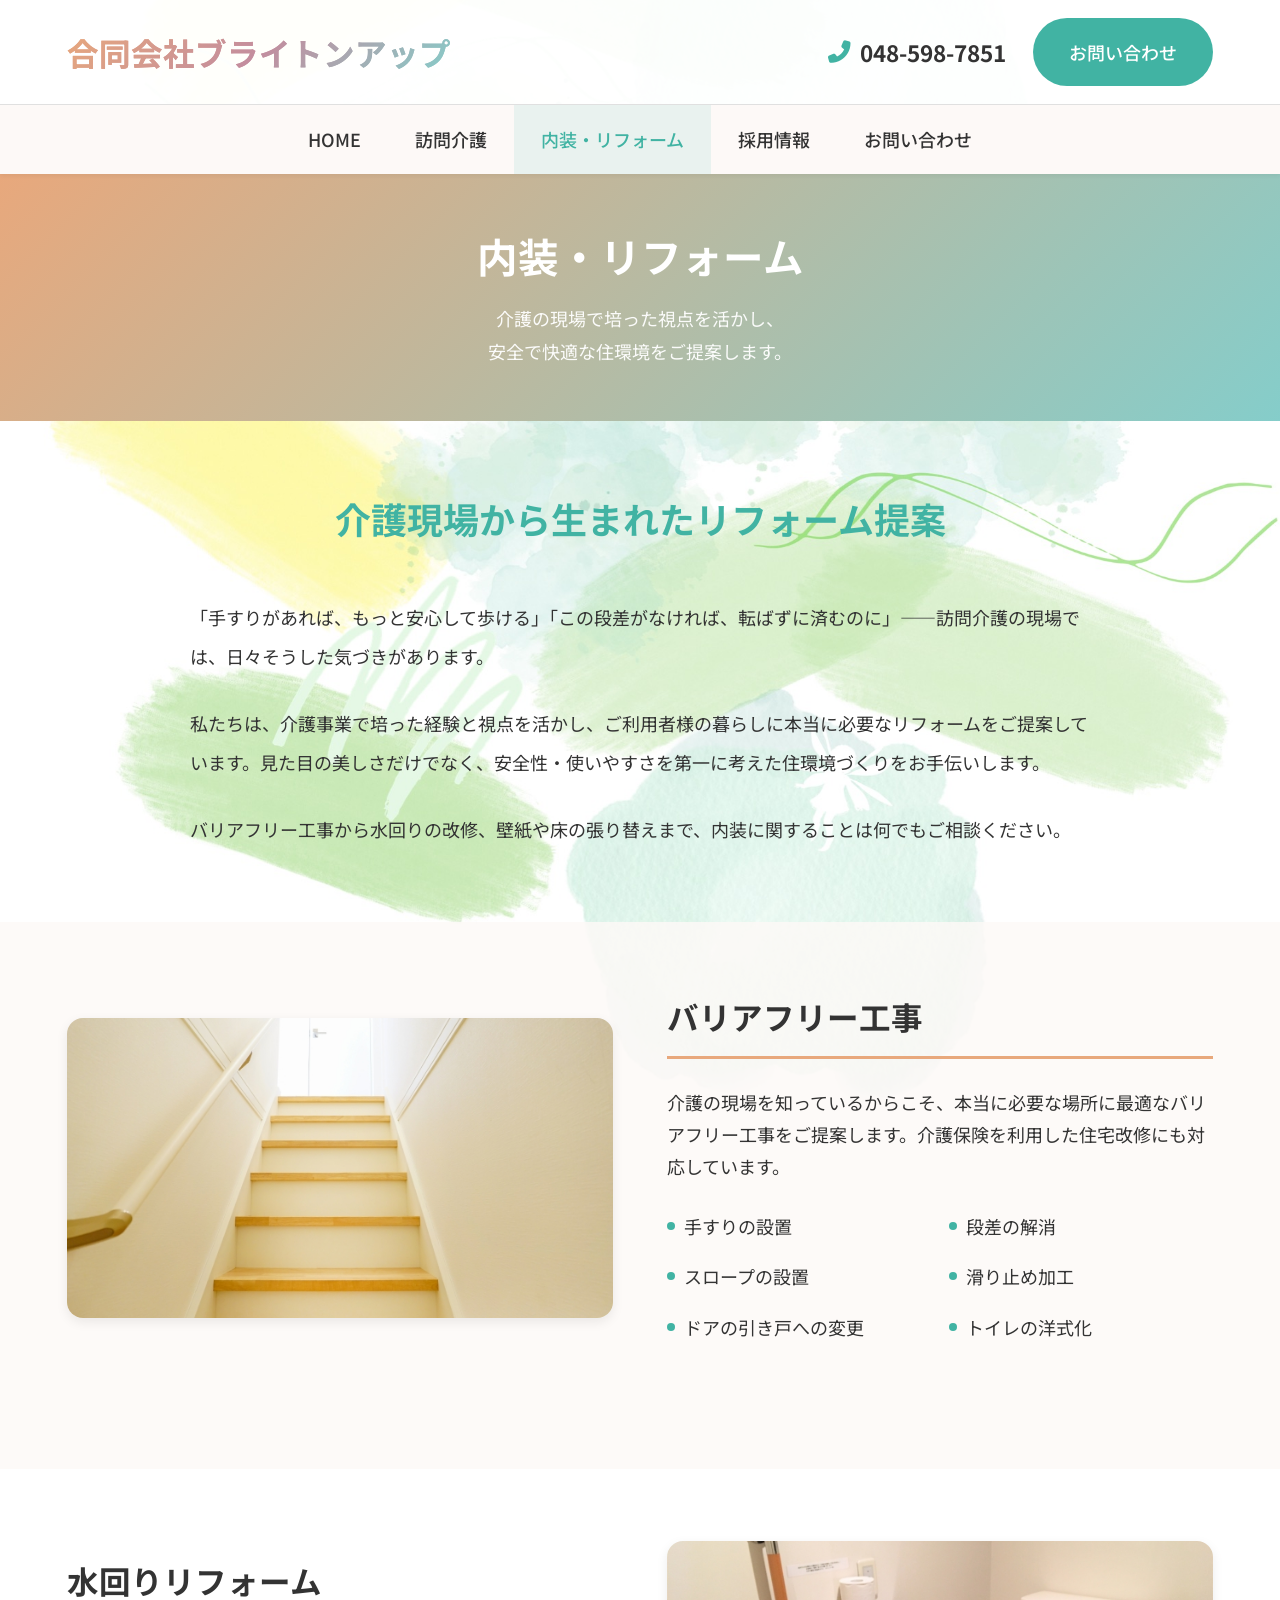
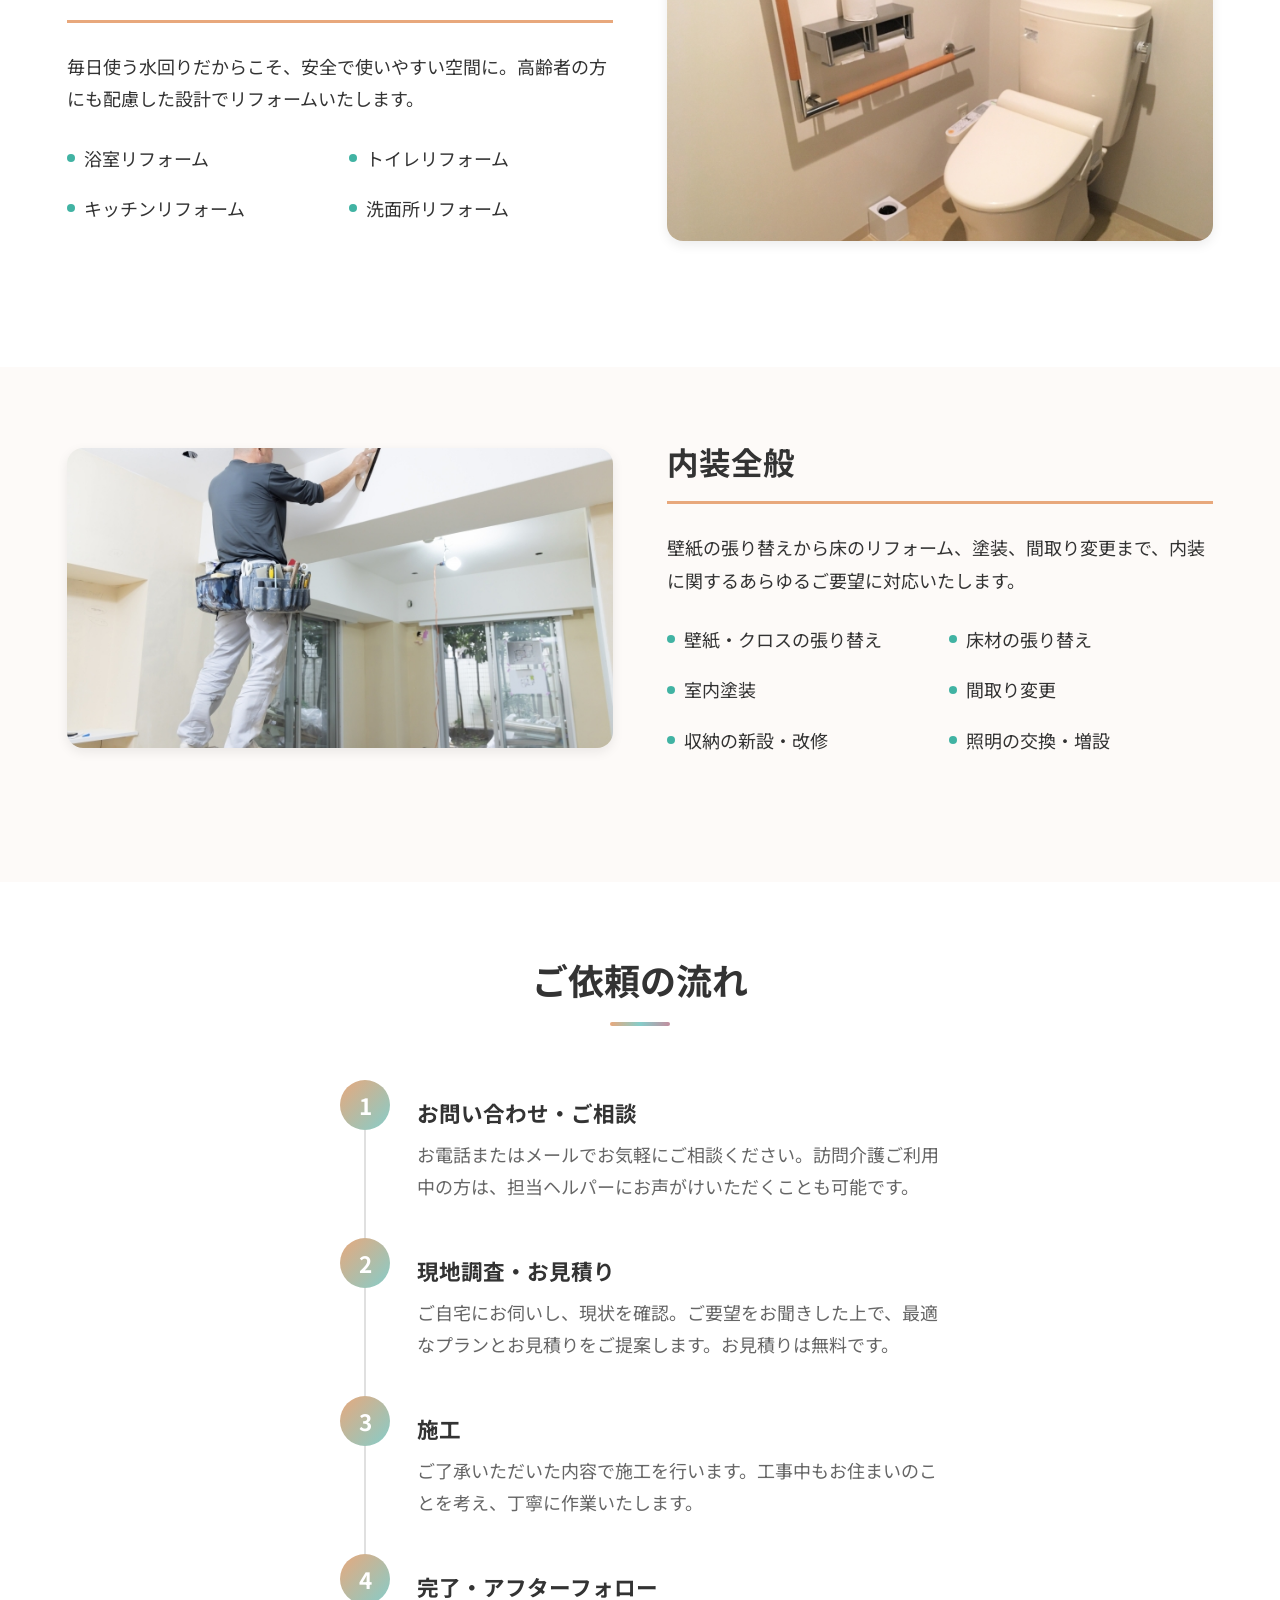
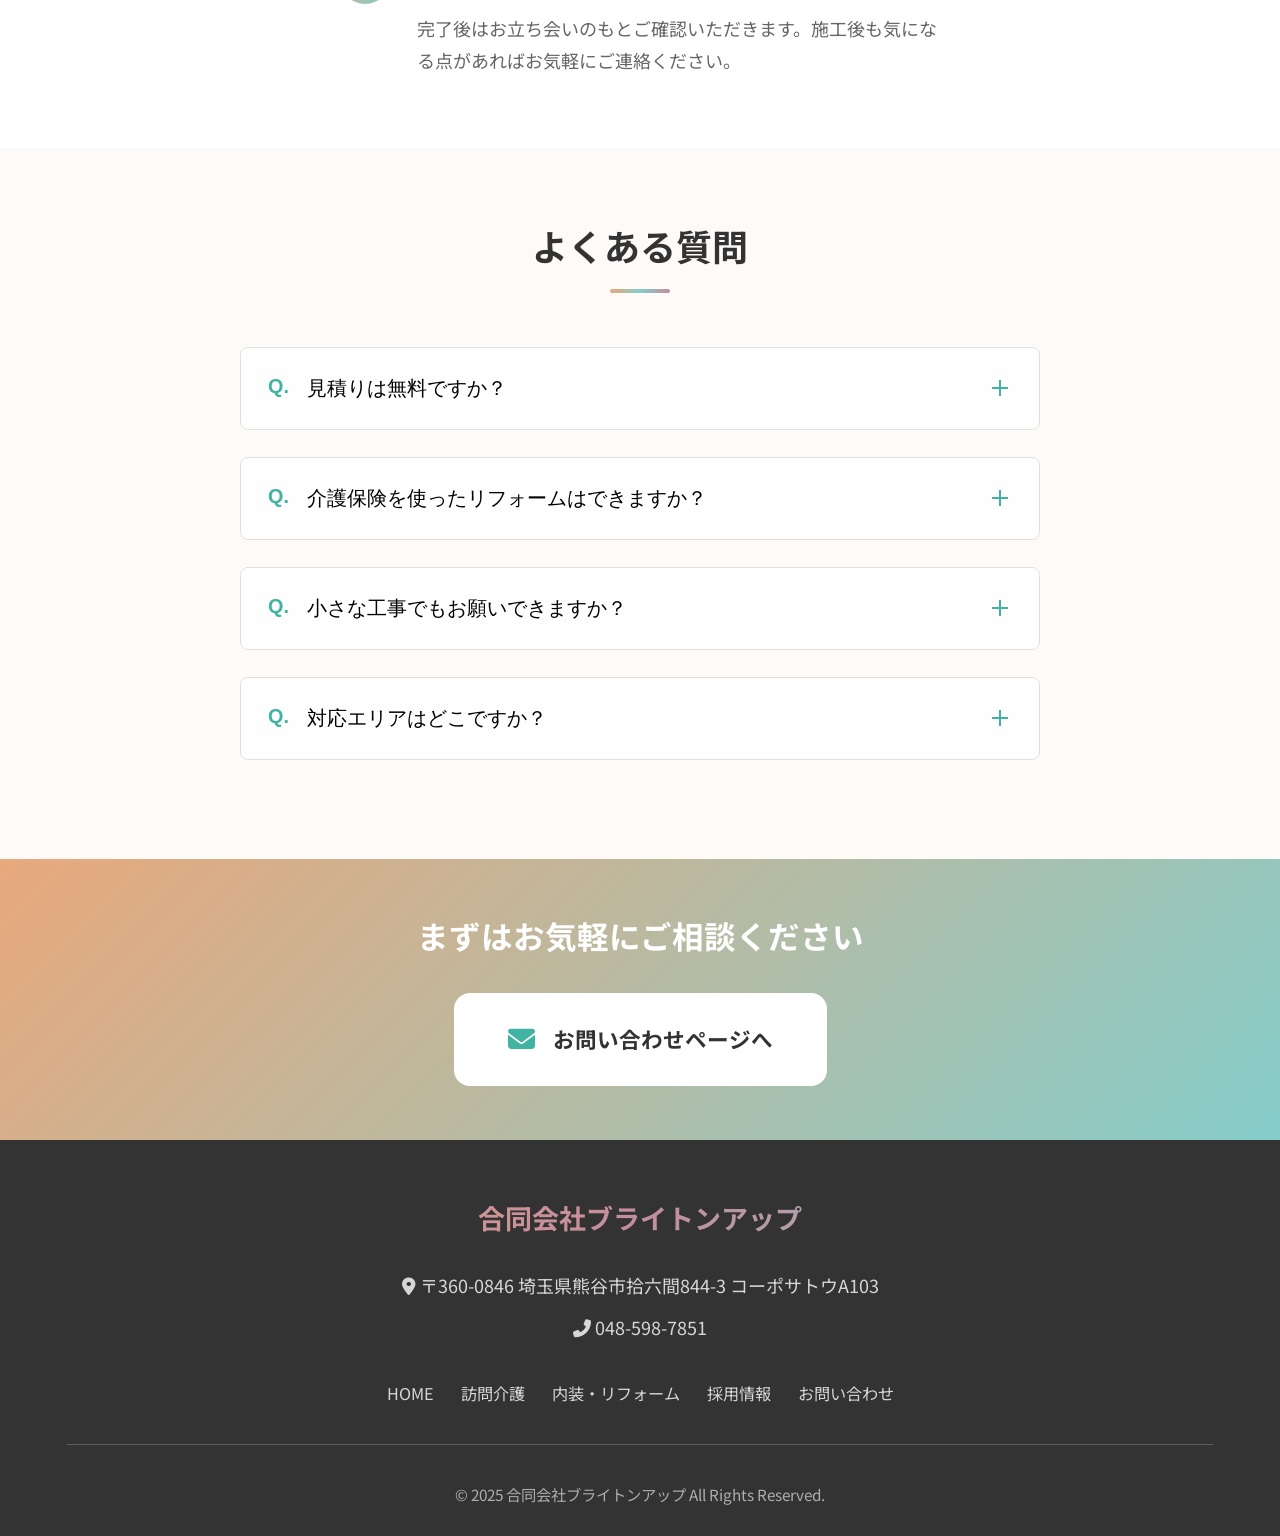
<file: interior.html>
<!DOCTYPE html>
<html lang="ja">
<head>
  <meta charset="UTF-8">
  <meta name="viewport" content="width=device-width, initial-scale=1.0">
  <title>内装・リフォーム｜合同会社ブライトンアップ</title>
  <meta name="description" content="合同会社ブライトンアップの内装・リフォーム事業。バリアフリー工事・水回りリフォーム・内装全般に対応。介護現場の知見を活かした住環境改善をご提案します。">

  <!-- OGP -->
  <meta property="og:title" content="内装・リフォーム｜合同会社ブライトンアップ">
  <meta property="og:description" content="バリアフリー工事・水回りリフォーム・内装全般。介護の視点を活かしたリフォームをご提案します。">
  <meta property="og:type" content="website">
  <meta property="og:url" content="">
  <meta property="og:image" content="">
  <meta property="og:site_name" content="合同会社ブライトンアップ">
  <meta property="og:locale" content="ja_JP">

  <!-- Fonts -->
  <link rel="preconnect" href="https://fonts.googleapis.com">
  <link rel="preconnect" href="https://fonts.gstatic.com" crossorigin>
  <link href="https://fonts.googleapis.com/css2?family=Noto+Sans+JP:wght@400;500;700&display=swap" rel="stylesheet">

  <!-- Font Awesome -->
  <link rel="stylesheet" href="https://cdnjs.cloudflare.com/ajax/libs/font-awesome/6.5.1/css/all.min.css">

  <!-- Styles -->
  <link rel="stylesheet" href="css/style.css">
</head>
<body>
  <!-- ========== Header ========== -->
  <header class="header">
    <div class="header__top">
      <div class="header__logo">
        <a href="index.html">合同会社ブライトンアップ</a>
      </div>

      <div class="header__contact">
        <div class="header__phone">
          <i class="fas fa-phone-alt"></i>
          <a href="tel:048-598-7851">048-598-7851</a>
        </div>
        <a href="contact.html" class="btn btn--primary">お問い合わせ</a>
      </div>

      <button class="hamburger" type="button" aria-label="メニュー" aria-expanded="false">
        <span class="hamburger__line"></span>
        <span class="hamburger__line"></span>
        <span class="hamburger__line"></span>
      </button>
    </div>

    <nav class="nav" aria-hidden="true">
      <ul class="nav__list">
        <li class="nav__item"><a href="index.html" class="nav__link">HOME</a></li>
        <li class="nav__item"><a href="care.html" class="nav__link">訪問介護</a></li>
        <li class="nav__item"><a href="interior.html" class="nav__link nav__link--active">内装・リフォーム</a></li>
        <li class="nav__item"><a href="recruit.html" class="nav__link">採用情報</a></li>
        <li class="nav__item"><a href="contact.html" class="nav__link">お問い合わせ</a></li>
      </ul>
    </nav>
  </header>

  <!-- ========== Main ========== -->
  <main>
    <!-- Page Header -->
    <section class="page-header">
      <div class="container">
        <h1 class="page-header__title">内装・リフォーム</h1>
        <p class="page-header__subtitle">介護の現場で培った視点を活かし、<br>安全で快適な住環境をご提案します。</p>
      </div>
    </section>

    <!-- Service Message -->
    <section class="section">
      <div class="container">
        <div class="message-section fade-in">
          <h2 class="message-section__title">介護現場から生まれたリフォーム提案</h2>
          <div class="message-section__content">
            <p>「手すりがあれば、もっと安心して歩ける」「この段差がなければ、転ばずに済むのに」——訪問介護の現場では、日々そうした気づきがあります。</p>
            <p>私たちは、介護事業で培った経験と視点を活かし、ご利用者様の暮らしに本当に必要なリフォームをご提案しています。見た目の美しさだけでなく、安全性・使いやすさを第一に考えた住環境づくりをお手伝いします。</p>
            <p>バリアフリー工事から水回りの改修、壁紙や床の張り替えまで、内装に関することは何でもご相談ください。</p>
          </div>
        </div>
      </div>
    </section>

    <!-- Barrier Free -->
    <section class="section section--bg">
      <div class="container">
        <div class="service-detail fade-in">
          <img src="images/23768206_s.jpg" alt="手すり付きの階段" class="service-detail__image">
          <div class="service-detail__content">
            <h3>バリアフリー工事</h3>
            <p>介護の現場を知っているからこそ、本当に必要な場所に最適なバリアフリー工事をご提案します。介護保険を利用した住宅改修にも対応しています。</p>
            <ul class="service-detail__list">
              <li>手すりの設置</li>
              <li>段差の解消</li>
              <li>スロープの設置</li>
              <li>滑り止め加工</li>
              <li>ドアの引き戸への変更</li>
              <li>トイレの洋式化</li>
            </ul>
          </div>
        </div>
      </div>
    </section>

    <!-- Water Area -->
    <section class="section">
      <div class="container">
        <div class="service-detail service-detail--reverse fade-in">
          <img src="images/25257976_s.jpg" alt="バリアフリー対応のトイレ" class="service-detail__image">
          <div class="service-detail__content">
            <h3>水回りリフォーム</h3>
            <p>毎日使う水回りだからこそ、安全で使いやすい空間に。高齢者の方にも配慮した設計でリフォームいたします。</p>
            <ul class="service-detail__list">
              <li>浴室リフォーム</li>
              <li>トイレリフォーム</li>
              <li>キッチンリフォーム</li>
              <li>洗面所リフォーム</li>
            </ul>
          </div>
        </div>
      </div>
    </section>

    <!-- Interior General -->
    <section class="section section--bg">
      <div class="container">
        <div class="service-detail fade-in">
          <img src="images/32004497_s.jpg" alt="内装工事をする職人" class="service-detail__image">
          <div class="service-detail__content">
            <h3>内装全般</h3>
            <p>壁紙の張り替えから床のリフォーム、塗装、間取り変更まで、内装に関するあらゆるご要望に対応いたします。</p>
            <ul class="service-detail__list">
              <li>壁紙・クロスの張り替え</li>
              <li>床材の張り替え</li>
              <li>室内塗装</li>
              <li>間取り変更</li>
              <li>収納の新設・改修</li>
              <li>照明の交換・増設</li>
            </ul>
          </div>
        </div>
      </div>
    </section>

    <!-- Flow Section -->
    <section class="section">
      <div class="container">
        <h2 class="section__title">ご依頼の流れ</h2>

        <div class="flow fade-in">
          <div class="flow__item">
            <div class="flow__number">1</div>
            <div class="flow__content">
              <h4 class="flow__title">お問い合わせ・ご相談</h4>
              <p class="flow__text">お電話またはメールでお気軽にご相談ください。訪問介護ご利用中の方は、担当ヘルパーにお声がけいただくことも可能です。</p>
            </div>
          </div>

          <div class="flow__item">
            <div class="flow__number">2</div>
            <div class="flow__content">
              <h4 class="flow__title">現地調査・お見積り</h4>
              <p class="flow__text">ご自宅にお伺いし、現状を確認。ご要望をお聞きした上で、最適なプランとお見積りをご提案します。お見積りは無料です。</p>
            </div>
          </div>

          <div class="flow__item">
            <div class="flow__number">3</div>
            <div class="flow__content">
              <h4 class="flow__title">施工</h4>
              <p class="flow__text">ご了承いただいた内容で施工を行います。工事中もお住まいのことを考え、丁寧に作業いたします。</p>
            </div>
          </div>

          <div class="flow__item">
            <div class="flow__number">4</div>
            <div class="flow__content">
              <h4 class="flow__title">完了・アフターフォロー</h4>
              <p class="flow__text">完了後はお立ち会いのもとご確認いただきます。施工後も気になる点があればお気軽にご連絡ください。</p>
            </div>
          </div>
        </div>
      </div>
    </section>

    <!-- FAQ Section -->
    <section class="section section--bg">
      <div class="container">
        <h2 class="section__title">よくある質問</h2>

        <div class="faq-list">
          <div class="faq-item fade-in">
            <button class="faq-item__question" type="button">
              <span>見積りは無料ですか？</span>
              <span class="faq-item__icon"></span>
            </button>
            <div class="faq-item__answer">
              はい、お見積りは無料です。現地調査の上、ご要望に合わせたプランとお見積りをご提案いたします。お気軽にご相談ください。
            </div>
          </div>

          <div class="faq-item fade-in">
            <button class="faq-item__question" type="button">
              <span>介護保険を使ったリフォームはできますか？</span>
              <span class="faq-item__icon"></span>
            </button>
            <div class="faq-item__answer">
              はい、介護保険を利用した住宅改修に対応しています。手すりの設置や段差解消など、介護保険の対象となる工事について、申請手続きのサポートも行っております。
            </div>
          </div>

          <div class="faq-item fade-in">
            <button class="faq-item__question" type="button">
              <span>小さな工事でもお願いできますか？</span>
              <span class="faq-item__icon"></span>
            </button>
            <div class="faq-item__answer">
              もちろんです。手すり1本の設置や、ちょっとした段差の解消など、小さな工事も喜んで対応いたします。「こんなことでも頼めるかな？」と思ったら、まずはお気軽にご相談ください。
            </div>
          </div>

          <div class="faq-item fade-in">
            <button class="faq-item__question" type="button">
              <span>対応エリアはどこですか？</span>
              <span class="faq-item__icon"></span>
            </button>
            <div class="faq-item__answer">
              熊谷市・深谷市を中心に、埼玉県北部エリアに対応しています。エリア外の場合もご相談ください。
            </div>
          </div>
        </div>
      </div>
    </section>

    <!-- CTA Section -->
    <section class="cta">
      <div class="container">
        <h2 class="cta__title">まずはお気軽にご相談ください</h2>
        <div class="cta__buttons">
          <a href="contact.html" class="cta__button">
            <i class="fas fa-envelope"></i>
            <span>お問い合わせページへ</span>
          </a>
        </div>
      </div>
    </section>
  </main>

  <!-- ========== Footer ========== -->
  <footer class="footer">
    <div class="footer__inner">
      <div class="footer__logo">合同会社ブライトンアップ</div>

      <div class="footer__info">
        <p><i class="fas fa-map-marker-alt"></i> 〒360-0846 埼玉県熊谷市拾六間844-3 コーポサトウA103</p>
        <p><i class="fas fa-phone-alt"></i> <a href="tel:048-598-7851">048-598-7851</a></p>
      </div>

      <nav class="footer__nav">
        <a href="index.html">HOME</a>
        <a href="care.html">訪問介護</a>
        <a href="interior.html">内装・リフォーム</a>
        <a href="recruit.html">採用情報</a>
        <a href="contact.html">お問い合わせ</a>
      </nav>

      <p class="footer__copyright">&copy; 2025 合同会社ブライトンアップ All Rights Reserved.</p>
    </div>
  </footer>

  <!-- Scripts -->
  <script src="js/main.js"></script>
</body>
</html>
</file>
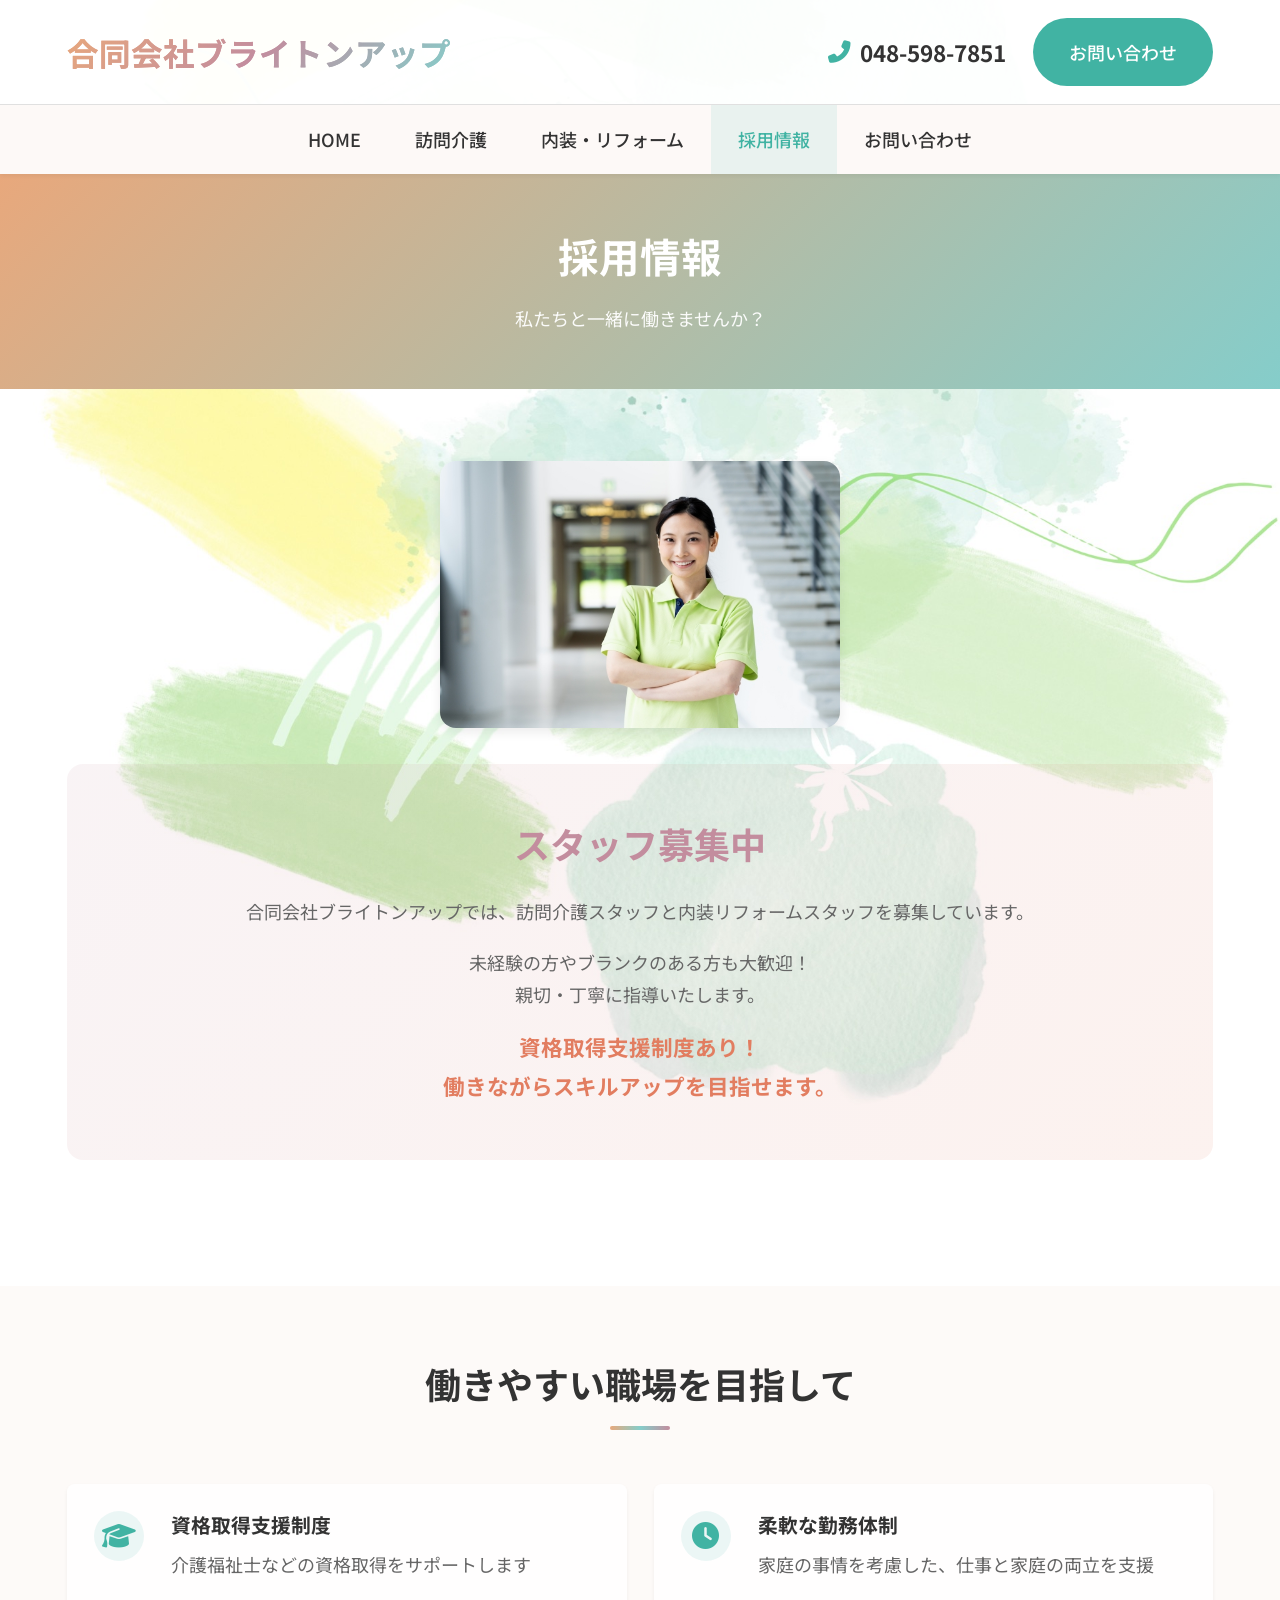
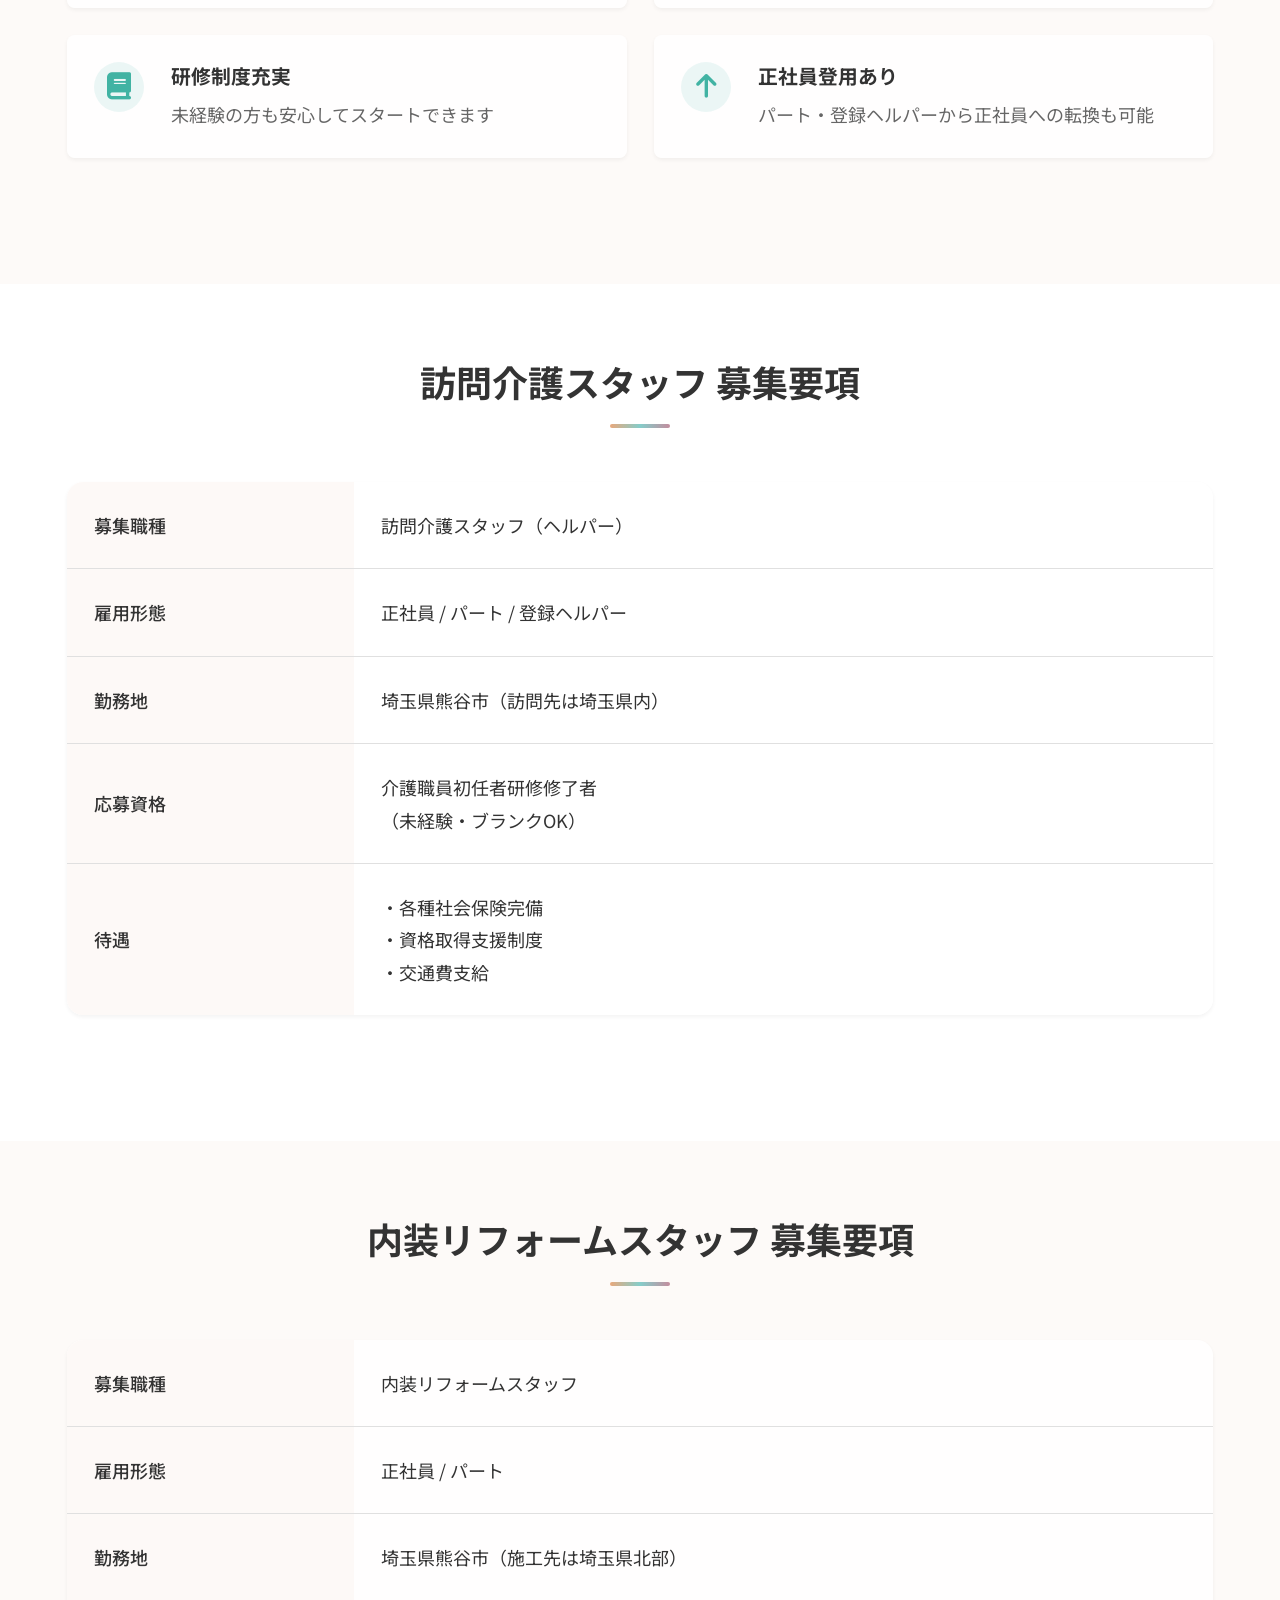
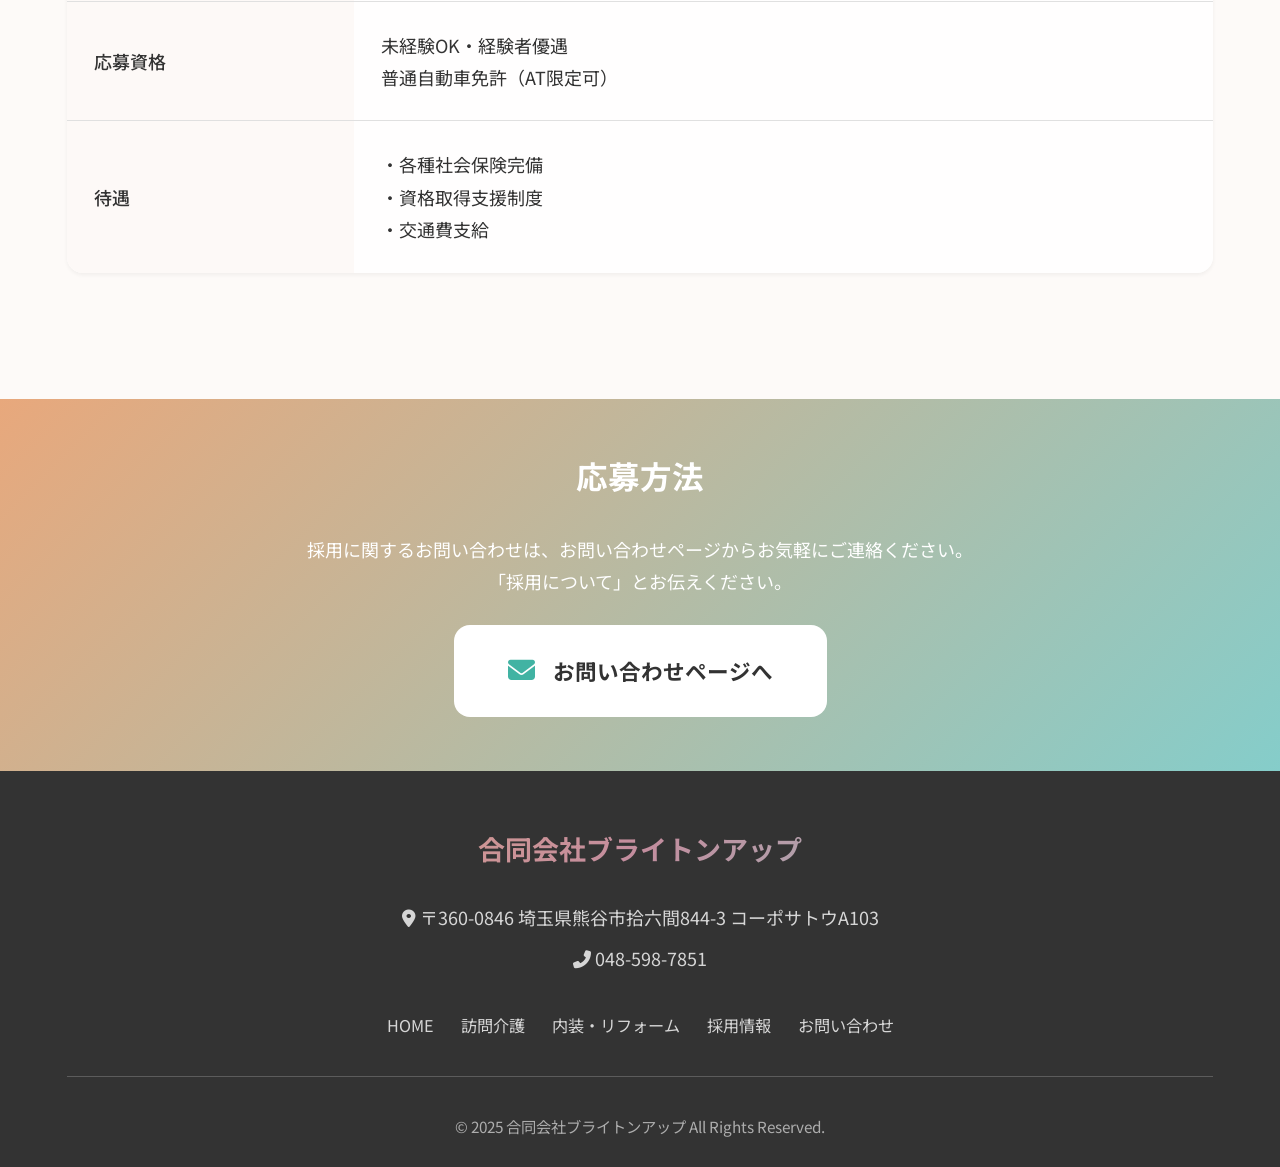
<file: recruit.html>
<!DOCTYPE html>
<html lang="ja">
<head>
  <meta charset="UTF-8">
  <meta name="viewport" content="width=device-width, initial-scale=1.0">
  <title>採用情報｜合同会社ブライトンアップ</title>
  <meta name="description" content="合同会社ブライトンアップでは訪問介護スタッフ・内装リフォームスタッフを募集しています。資格取得支援制度あり、未経験・ブランクOK。">

  <!-- OGP -->
  <meta property="og:title" content="採用情報｜合同会社ブライトンアップ">
  <meta property="og:description" content="訪問介護スタッフ・内装リフォームスタッフ募集中。資格取得支援制度あり。">
  <meta property="og:type" content="website">
  <meta property="og:url" content="">
  <meta property="og:image" content="">
  <meta property="og:site_name" content="合同会社ブライトンアップ">
  <meta property="og:locale" content="ja_JP">

  <!-- Fonts -->
  <link rel="preconnect" href="https://fonts.googleapis.com">
  <link rel="preconnect" href="https://fonts.gstatic.com" crossorigin>
  <link href="https://fonts.googleapis.com/css2?family=Noto+Sans+JP:wght@400;500;700&display=swap" rel="stylesheet">

  <!-- Font Awesome -->
  <link rel="stylesheet" href="https://cdnjs.cloudflare.com/ajax/libs/font-awesome/6.5.1/css/all.min.css">

  <!-- Styles -->
  <link rel="stylesheet" href="css/style.css">
</head>
<body>
  <!-- ========== Header ========== -->
  <header class="header">
    <div class="header__top">
      <div class="header__logo">
        <a href="index.html">合同会社ブライトンアップ</a>
      </div>

      <div class="header__contact">
        <div class="header__phone">
          <i class="fas fa-phone-alt"></i>
          <a href="tel:048-598-7851">048-598-7851</a>
        </div>
        <a href="contact.html" class="btn btn--primary">お問い合わせ</a>
      </div>

      <button class="hamburger" type="button" aria-label="メニュー" aria-expanded="false">
        <span class="hamburger__line"></span>
        <span class="hamburger__line"></span>
        <span class="hamburger__line"></span>
      </button>
    </div>

    <nav class="nav" aria-hidden="true">
      <ul class="nav__list">
        <li class="nav__item"><a href="index.html" class="nav__link">HOME</a></li>
        <li class="nav__item"><a href="care.html" class="nav__link">訪問介護</a></li>
        <li class="nav__item"><a href="interior.html" class="nav__link">内装・リフォーム</a></li>
        <li class="nav__item"><a href="recruit.html" class="nav__link nav__link--active">採用情報</a></li>
        <li class="nav__item"><a href="contact.html" class="nav__link">お問い合わせ</a></li>
      </ul>
    </nav>
  </header>

  <!-- ========== Main ========== -->
  <main>
    <!-- Page Header -->
    <section class="page-header">
      <div class="container">
        <h1 class="page-header__title">採用情報</h1>
        <p class="page-header__subtitle">私たちと一緒に働きませんか？</p>
      </div>
    </section>

    <!-- Recruit Image -->
    <section class="section">
      <div class="container">
        <div class="recruit-image fade-in" style="text-align: center; margin-bottom: 2rem;">
          <img src="images/33115338_s.jpg" alt="笑顔の介護スタッフ" style="max-width: 400px; width: 100%; border-radius: 16px; box-shadow: 0 4px 12px rgba(0,0,0,0.08);">
        </div>
        <div class="recruit-message fade-in">
          <h2 class="recruit-message__title">スタッフ募集中</h2>
          <p class="recruit-message__text">
            合同会社ブライトンアップでは、訪問介護スタッフと内装リフォームスタッフを募集しています。
          </p>
          <p class="recruit-message__text">
            未経験の方やブランクのある方も大歓迎！<br>
            親切・丁寧に指導いたします。
          </p>
          <p class="recruit-message__highlight">
            資格取得支援制度あり！<br>
            働きながらスキルアップを目指せます。
          </p>
        </div>
      </div>
    </section>

    <!-- Benefits Section -->
    <section class="section section--bg">
      <div class="container">
        <h2 class="section__title">働きやすい職場を目指して</h2>

        <div class="benefits">
          <div class="benefit-item fade-in">
            <div class="benefit-item__icon">
              <i class="fas fa-graduation-cap"></i>
            </div>
            <div class="benefit-item__content">
              <h4>資格取得支援制度</h4>
              <p>介護福祉士などの資格取得をサポートします</p>
            </div>
          </div>

          <div class="benefit-item fade-in">
            <div class="benefit-item__icon">
              <i class="fas fa-clock"></i>
            </div>
            <div class="benefit-item__content">
              <h4>柔軟な勤務体制</h4>
              <p>家庭の事情を考慮した、仕事と家庭の両立を支援</p>
            </div>
          </div>

          <div class="benefit-item fade-in">
            <div class="benefit-item__icon">
              <i class="fas fa-book"></i>
            </div>
            <div class="benefit-item__content">
              <h4>研修制度充実</h4>
              <p>未経験の方も安心してスタートできます</p>
            </div>
          </div>

          <div class="benefit-item fade-in">
            <div class="benefit-item__icon">
              <i class="fas fa-arrow-up"></i>
            </div>
            <div class="benefit-item__content">
              <h4>正社員登用あり</h4>
              <p>パート・登録ヘルパーから正社員への転換も可能</p>
            </div>
          </div>
        </div>
      </div>
    </section>

    <!-- Care Staff Requirements -->
    <section class="section">
      <div class="container">
        <h2 class="section__title">訪問介護スタッフ 募集要項</h2>

        <table class="recruit-table fade-in">
          <tbody>
            <tr>
              <th>募集職種</th>
              <td>訪問介護スタッフ（ヘルパー）</td>
            </tr>
            <tr>
              <th>雇用形態</th>
              <td>正社員 / パート / 登録ヘルパー</td>
            </tr>
            <tr>
              <th>勤務地</th>
              <td>埼玉県熊谷市（訪問先は埼玉県内）</td>
            </tr>
            <tr>
              <th>応募資格</th>
              <td>介護職員初任者研修修了者<br>（未経験・ブランクOK）</td>
            </tr>
            <tr>
              <th>待遇</th>
              <td>
                ・各種社会保険完備<br>
                ・資格取得支援制度<br>
                ・交通費支給
              </td>
            </tr>
          </tbody>
        </table>
      </div>
    </section>

    <!-- Interior Staff Requirements -->
    <section class="section section--bg">
      <div class="container">
        <h2 class="section__title">内装リフォームスタッフ 募集要項</h2>

        <table class="recruit-table fade-in">
          <tbody>
            <tr>
              <th>募集職種</th>
              <td>内装リフォームスタッフ</td>
            </tr>
            <tr>
              <th>雇用形態</th>
              <td>正社員 / パート</td>
            </tr>
            <tr>
              <th>勤務地</th>
              <td>埼玉県熊谷市（施工先は埼玉県北部）</td>
            </tr>
            <tr>
              <th>応募資格</th>
              <td>未経験OK・経験者優遇<br>普通自動車免許（AT限定可）</td>
            </tr>
            <tr>
              <th>待遇</th>
              <td>
                ・各種社会保険完備<br>
                ・資格取得支援制度<br>
                ・交通費支給
              </td>
            </tr>
          </tbody>
        </table>
      </div>
    </section>

    <!-- Apply Section -->
    <section class="cta">
      <div class="container">
        <h2 class="cta__title">応募方法</h2>
        <p style="color: #fff; margin-bottom: 1.5rem;">
          採用に関するお問い合わせは、お問い合わせページからお気軽にご連絡ください。<br>
          「採用について」とお伝えください。
        </p>
        <div class="cta__buttons">
          <a href="contact.html" class="cta__button">
            <i class="fas fa-envelope"></i>
            <span>お問い合わせページへ</span>
          </a>
        </div>
      </div>
    </section>
  </main>

  <!-- ========== Footer ========== -->
  <footer class="footer">
    <div class="footer__inner">
      <div class="footer__logo">合同会社ブライトンアップ</div>

      <div class="footer__info">
        <p><i class="fas fa-map-marker-alt"></i> 〒360-0846 埼玉県熊谷市拾六間844-3 コーポサトウA103</p>
        <p><i class="fas fa-phone-alt"></i> <a href="tel:048-598-7851">048-598-7851</a></p>
      </div>

      <nav class="footer__nav">
        <a href="index.html">HOME</a>
        <a href="care.html">訪問介護</a>
        <a href="interior.html">内装・リフォーム</a>
        <a href="recruit.html">採用情報</a>
        <a href="contact.html">お問い合わせ</a>
      </nav>

      <p class="footer__copyright">&copy; 2025 合同会社ブライトンアップ All Rights Reserved.</p>
    </div>
  </footer>

  <!-- Scripts -->
  <script src="js/main.js"></script>
</body>
</html>
</file>
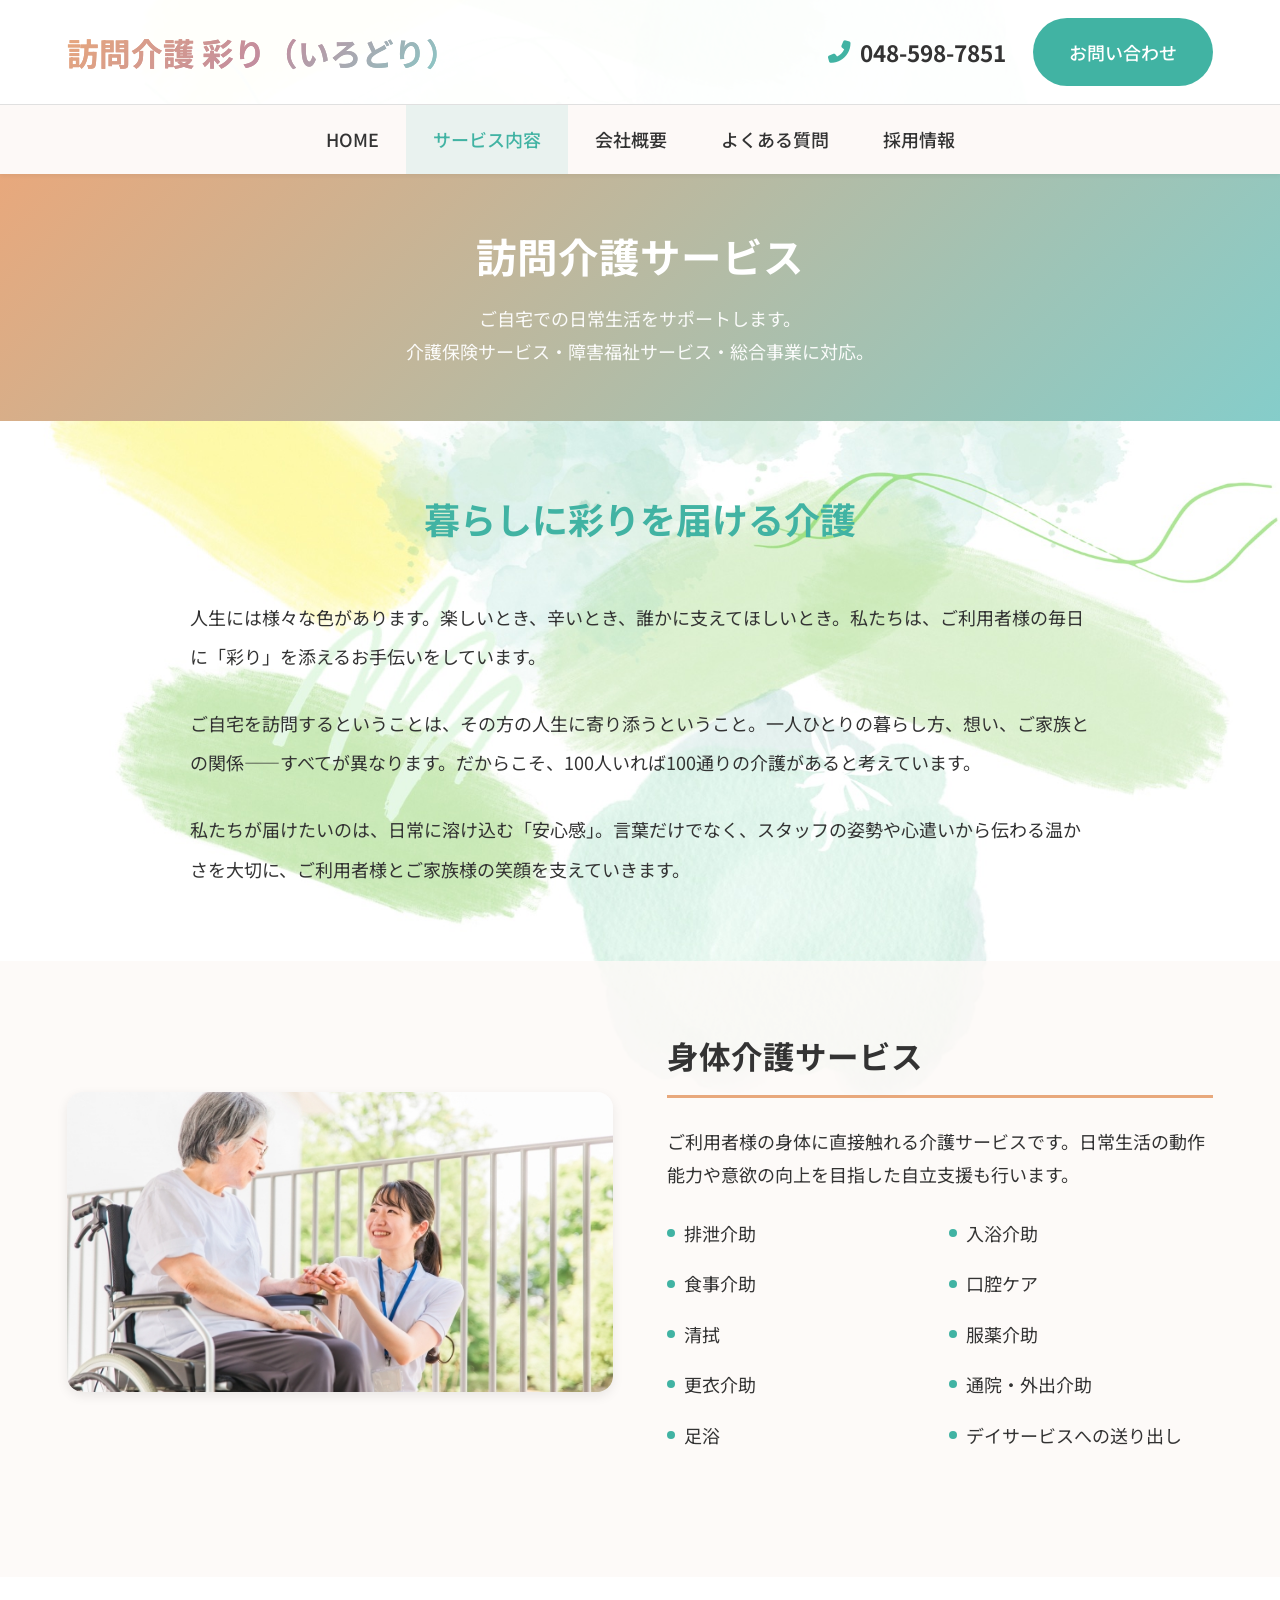
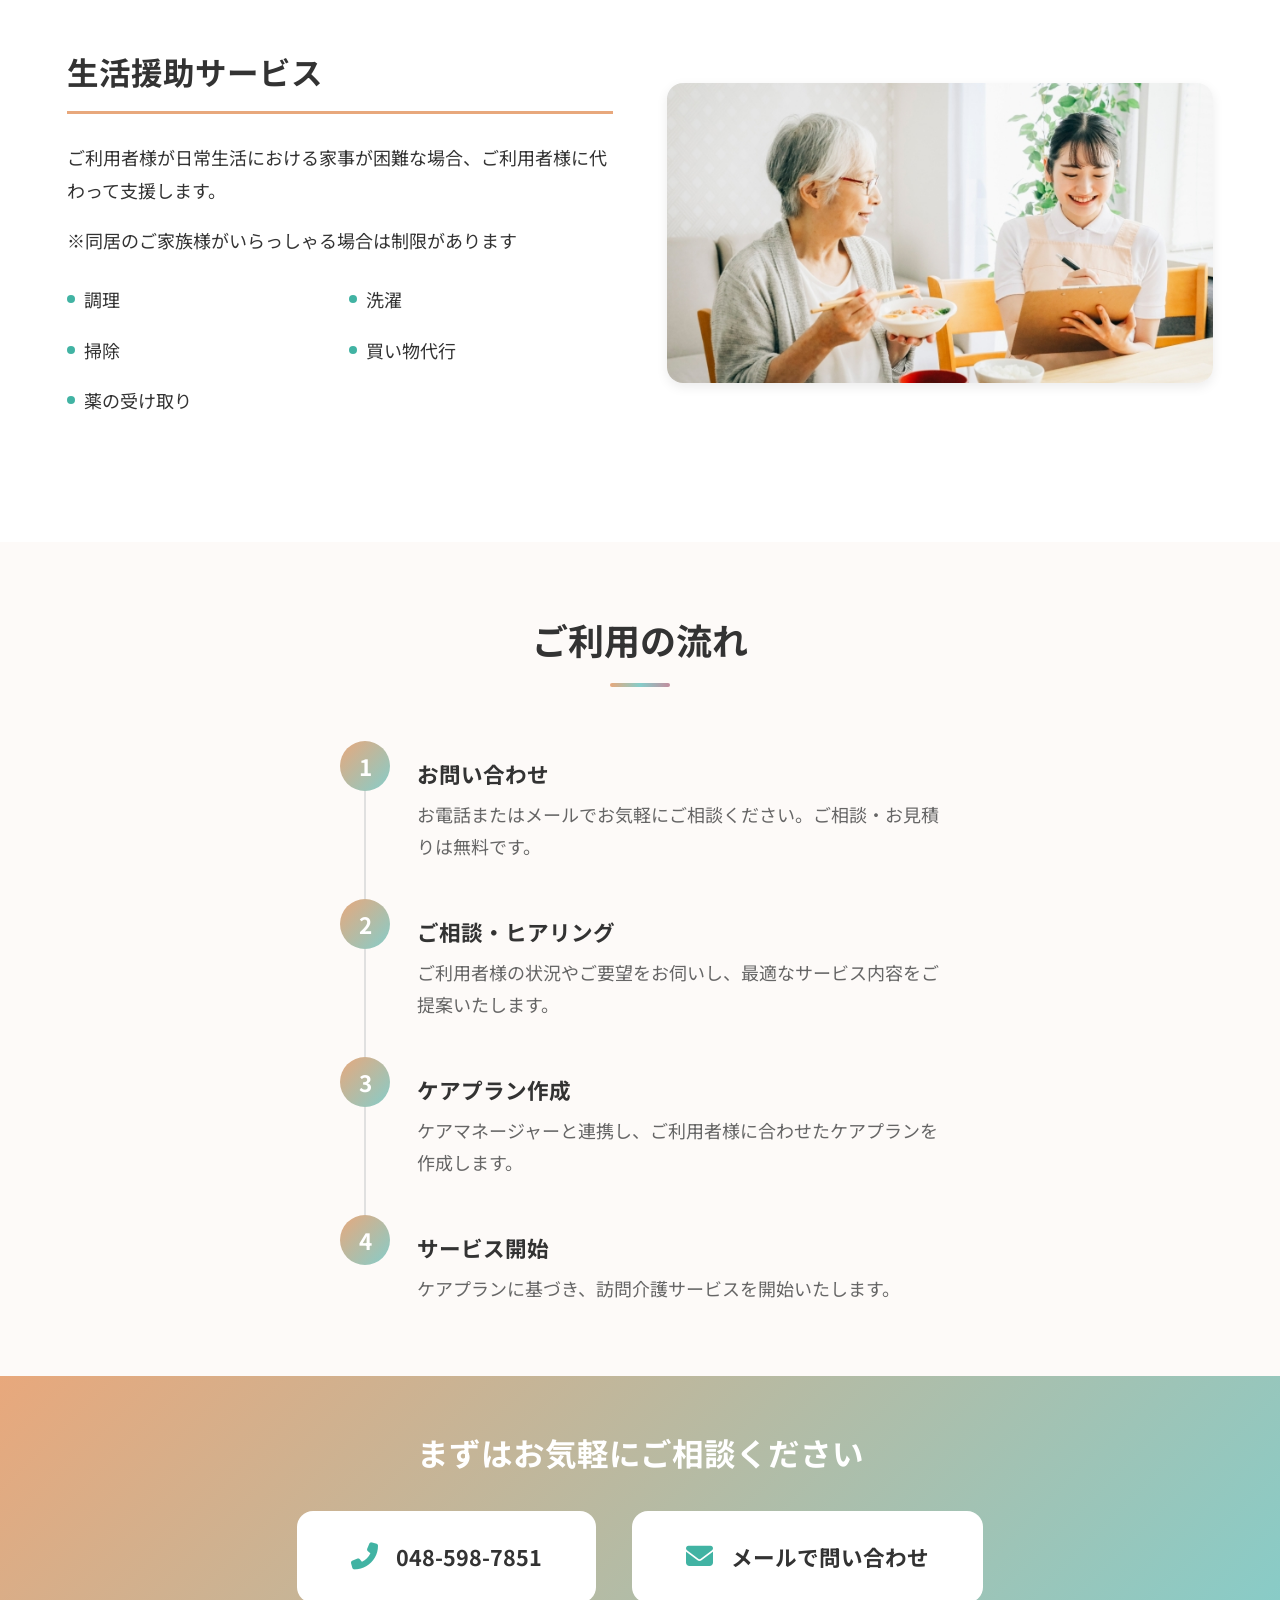
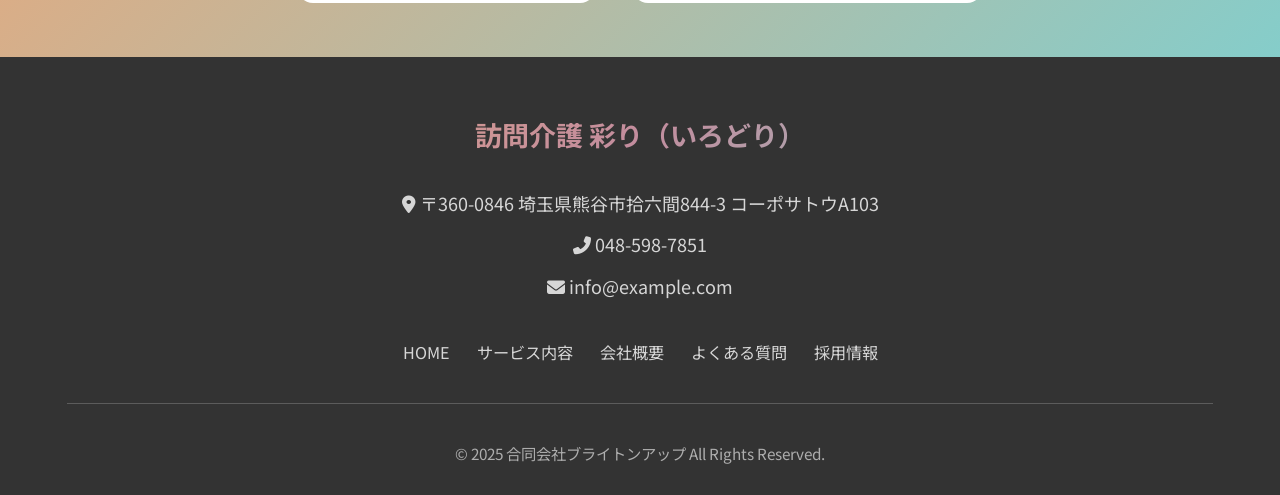
<file: service.html>
<!DOCTYPE html>
<html lang="ja">
<head>
  <meta charset="UTF-8">
  <meta name="viewport" content="width=device-width, initial-scale=1.0">
  <title>サービス内容｜訪問介護 彩り（いろどり）｜埼玉県の訪問介護サービス</title>
  <meta name="description" content="訪問介護 彩り（いろどり）の訪問介護サービス内容のご案内。身体介護（入浴・排泄・食事介助など）、生活援助（掃除・洗濯・買い物代行など）を提供。介護保険・障害福祉サービス・総合事業に対応。熊谷市・深谷市全域。">

  <!-- OGP -->
  <meta property="og:title" content="サービス内容｜訪問介護 彩り（いろどり）｜埼玉県の訪問介護サービス">
  <meta property="og:description" content="身体介護・生活援助など、訪問介護サービスの詳細をご案内します。">
  <meta property="og:type" content="website">
  <meta property="og:url" content="">
  <meta property="og:image" content="">
  <meta property="og:site_name" content="訪問介護 彩り（いろどり）">
  <meta property="og:locale" content="ja_JP">

  <!-- Fonts -->
  <link rel="preconnect" href="https://fonts.googleapis.com">
  <link rel="preconnect" href="https://fonts.gstatic.com" crossorigin>
  <link href="https://fonts.googleapis.com/css2?family=Noto+Sans+JP:wght@400;500;700&display=swap" rel="stylesheet">

  <!-- Font Awesome -->
  <link rel="stylesheet" href="https://cdnjs.cloudflare.com/ajax/libs/font-awesome/6.5.1/css/all.min.css">

  <!-- Styles -->
  <link rel="stylesheet" href="css/style.css">
</head>
<body>
  <!-- ========== Header ========== -->
  <header class="header">
    <div class="header__top">
      <div class="header__logo">
        <a href="index.html">訪問介護 彩り（いろどり）</a>
      </div>

      <div class="header__contact">
        <div class="header__phone">
          <i class="fas fa-phone-alt"></i>
          <a href="tel:048-598-7851">048-598-7851</a>
        </div>
        <a href="mailto:info@example.com" class="btn btn--primary">お問い合わせ</a>
      </div>

      <button class="hamburger" type="button" aria-label="メニュー" aria-expanded="false">
        <span class="hamburger__line"></span>
        <span class="hamburger__line"></span>
        <span class="hamburger__line"></span>
      </button>
    </div>

    <nav class="nav" aria-hidden="true">
      <ul class="nav__list">
        <li class="nav__item"><a href="index.html" class="nav__link">HOME</a></li>
        <li class="nav__item"><a href="service.html" class="nav__link nav__link--active">サービス内容</a></li>
        <li class="nav__item"><a href="company.html" class="nav__link">会社概要</a></li>
        <li class="nav__item"><a href="faq.html" class="nav__link">よくある質問</a></li>
        <li class="nav__item"><a href="recruit.html" class="nav__link">採用情報</a></li>
      </ul>
    </nav>
  </header>

  <!-- ========== Main ========== -->
  <main>
    <!-- Page Header -->
    <section class="page-header">
      <div class="container">
        <h1 class="page-header__title">訪問介護サービス</h1>
        <p class="page-header__subtitle">ご自宅での日常生活をサポートします。<br>介護保険サービス・障害福祉サービス・総合事業に対応。</p>
      </div>
    </section>

    <!-- Service Message -->
    <section class="section">
      <div class="container">
        <div class="message-section fade-in">
          <h2 class="message-section__title">暮らしに彩りを届ける介護</h2>
          <div class="message-section__content">
            <p>人生には様々な色があります。楽しいとき、辛いとき、誰かに支えてほしいとき。私たちは、ご利用者様の毎日に「彩り」を添えるお手伝いをしています。</p>
            <p>ご自宅を訪問するということは、その方の人生に寄り添うということ。一人ひとりの暮らし方、想い、ご家族との関係——すべてが異なります。だからこそ、100人いれば100通りの介護があると考えています。</p>
            <p>私たちが届けたいのは、日常に溶け込む「安心感」。言葉だけでなく、スタッフの姿勢や心遣いから伝わる温かさを大切に、ご利用者様とご家族様の笑顔を支えていきます。</p>
          </div>
        </div>
      </div>
    </section>

    <!-- Body Care Service -->
    <section class="section section--bg">
      <div class="container">
        <div class="service-detail fade-in">
          <img src="images/24641463_s.jpg" alt="身体介護サービスのイメージ" class="service-detail__image">
          <div class="service-detail__content">
            <h3>身体介護サービス</h3>
            <p>ご利用者様の身体に直接触れる介護サービスです。日常生活の動作能力や意欲の向上を目指した自立支援も行います。</p>
            <ul class="service-detail__list">
              <li>排泄介助</li>
              <li>入浴介助</li>
              <li>食事介助</li>
              <li>口腔ケア</li>
              <li>清拭</li>
              <li>服薬介助</li>
              <li>更衣介助</li>
              <li>通院・外出介助</li>
              <li>足浴</li>
              <li>デイサービスへの送り出し</li>
            </ul>
          </div>
        </div>
      </div>
    </section>

    <!-- Life Support Service -->
    <section class="section">
      <div class="container">
        <div class="service-detail service-detail--reverse fade-in">
          <img src="images/22673610_s.jpg" alt="生活援助サービスのイメージ" class="service-detail__image">
          <div class="service-detail__content">
            <h3>生活援助サービス</h3>
            <p>ご利用者様が日常生活における家事が困難な場合、ご利用者様に代わって支援します。</p>
            <p class="text-sub">※同居のご家族様がいらっしゃる場合は制限があります</p>
            <ul class="service-detail__list">
              <li>調理</li>
              <li>洗濯</li>
              <li>掃除</li>
              <li>買い物代行</li>
              <li>薬の受け取り</li>
            </ul>
          </div>
        </div>
      </div>
    </section>

    <!-- Flow Section -->
    <section class="section section--bg">
      <div class="container">
        <h2 class="section__title">ご利用の流れ</h2>

        <div class="flow fade-in">
          <div class="flow__item">
            <div class="flow__number">1</div>
            <div class="flow__content">
              <h4 class="flow__title">お問い合わせ</h4>
              <p class="flow__text">お電話またはメールでお気軽にご相談ください。ご相談・お見積りは無料です。</p>
            </div>
          </div>

          <div class="flow__item">
            <div class="flow__number">2</div>
            <div class="flow__content">
              <h4 class="flow__title">ご相談・ヒアリング</h4>
              <p class="flow__text">ご利用者様の状況やご要望をお伺いし、最適なサービス内容をご提案いたします。</p>
            </div>
          </div>

          <div class="flow__item">
            <div class="flow__number">3</div>
            <div class="flow__content">
              <h4 class="flow__title">ケアプラン作成</h4>
              <p class="flow__text">ケアマネージャーと連携し、ご利用者様に合わせたケアプランを作成します。</p>
            </div>
          </div>

          <div class="flow__item">
            <div class="flow__number">4</div>
            <div class="flow__content">
              <h4 class="flow__title">サービス開始</h4>
              <p class="flow__text">ケアプランに基づき、訪問介護サービスを開始いたします。</p>
            </div>
          </div>
        </div>
      </div>
    </section>

    <!-- CTA Section -->
    <section class="cta">
      <div class="container">
        <h2 class="cta__title">まずはお気軽にご相談ください</h2>
        <div class="cta__buttons">
          <a href="tel:048-598-7851" class="cta__button">
            <i class="fas fa-phone-alt"></i>
            <span>048-598-7851</span>
          </a>
          <a href="mailto:info@example.com" class="cta__button">
            <i class="fas fa-envelope"></i>
            <span>メールで問い合わせ</span>
          </a>
        </div>
      </div>
    </section>
  </main>

  <!-- ========== Footer ========== -->
  <footer class="footer">
    <div class="footer__inner">
      <div class="footer__logo">訪問介護 彩り（いろどり）</div>

      <div class="footer__info">
        <p><i class="fas fa-map-marker-alt"></i> 〒360-0846 埼玉県熊谷市拾六間844-3 コーポサトウA103</p>
        <p><i class="fas fa-phone-alt"></i> <a href="tel:048-598-7851">048-598-7851</a></p>
        <p><i class="fas fa-envelope"></i> <a href="mailto:info@example.com">info@example.com</a></p>
      </div>

      <nav class="footer__nav">
        <a href="index.html">HOME</a>
        <a href="service.html">サービス内容</a>
        <a href="company.html">会社概要</a>
        <a href="faq.html">よくある質問</a>
        <a href="recruit.html">採用情報</a>
      </nav>

      <p class="footer__copyright">&copy; 2025 合同会社ブライトンアップ All Rights Reserved.</p>
    </div>
  </footer>

  <!-- Scripts -->
  <script src="js/main.js"></script>
</body>
</html>
</file>
<file: css/style.css>
/* ========================================
   合同会社ブライトンアップ - スタイルシート
   ======================================== */

/* ----------------------------------------
   CSS Variables - カラーパレット
   ---------------------------------------- */
:root {
  /* メインカラー */
  --color-primary: #E8A87C;       /* コーラルオレンジ - 温かみ・親しみやすさ */
  --color-secondary-1: #85CDCA;   /* ミントグリーン - 安心感・癒し */
  --color-secondary-2: #C38D9E;   /* ダスティピンク - 優しさ・柔らかさ */
  --color-secondary-3: #E27D60;   /* テラコッタ - 活力・元気 */
  --color-accent: #41B3A3;        /* ティールグリーン - CTA・リンク */

  /* ベースカラー */
  --color-white: #FFFFFF;
  --color-bg: #FFFFFF;
  --color-bg-light: #FDF9F7;
  --color-text: #333333;
  --color-text-sub: #666666;
  --color-border: #E0E0E0;

  /* フォント */
  --font-family: "Noto Sans JP", "Hiragino Sans", "Hiragino Kaku Gothic ProN", "メイリオ", sans-serif;

  /* スペーシング */
  --spacing-xs: 0.5rem;
  --spacing-sm: 1rem;
  --spacing-md: 1.5rem;
  --spacing-lg: 2rem;
  --spacing-xl: 3rem;
  --spacing-xxl: 4rem;

  /* ボーダー半径 */
  --radius-sm: 4px;
  --radius-md: 8px;
  --radius-lg: 16px;
  --radius-full: 9999px;

  /* シャドウ */
  --shadow-sm: 0 2px 4px rgba(0, 0, 0, 0.05);
  --shadow-md: 0 4px 12px rgba(0, 0, 0, 0.08);
  --shadow-lg: 0 8px 24px rgba(0, 0, 0, 0.1);

  /* トランジション */
  --transition-fast: 0.2s ease;
  --transition-normal: 0.3s ease;

  /* コンテナ幅 */
  --container-max: 1200px;
  --container-narrow: 800px;
}

/* ----------------------------------------
   Reset & Base
   ---------------------------------------- */
*,
*::before,
*::after {
  box-sizing: border-box;
  margin: 0;
  padding: 0;
}

html {
  font-size: 18px;
  scroll-behavior: smooth;
}

body {
  font-family: var(--font-family);
  font-size: 1rem;
  font-weight: 400;
  line-height: 1.8;
  color: var(--color-text);
  background-color: #FFFFFF;
  background-image: url('../images/bg-watercolor.jpg');
  background-repeat: no-repeat;
  background-position: center center;
  background-size: cover;
  background-attachment: fixed;
  -webkit-font-smoothing: antialiased;
  -moz-osx-font-smoothing: grayscale;
}

img {
  max-width: 100%;
  height: auto;
  vertical-align: middle;
}

a {
  color: var(--color-accent);
  text-decoration: none;
  transition: color var(--transition-fast);
}

a:hover {
  color: var(--color-secondary-3);
}

ul, ol {
  list-style: none;
}

/* ----------------------------------------
   Typography
   ---------------------------------------- */
h1, h2, h3, h4, h5, h6 {
  font-weight: 700;
  line-height: 1.4;
  color: var(--color-text);
}

h1 {
  font-size: 2.25rem;
}

h2 {
  font-size: 2rem;
}

h3 {
  font-size: 1.75rem;
}

h4 {
  font-size: 1.5rem;
}

p {
  margin-bottom: var(--spacing-sm);
}

p:last-child {
  margin-bottom: 0;
}

/* ----------------------------------------
   Layout
   ---------------------------------------- */
.container {
  width: 100%;
  max-width: var(--container-max);
  margin: 0 auto;
  padding: 0 var(--spacing-md);
}

.container--narrow {
  max-width: var(--container-narrow);
}

.section {
  padding: var(--spacing-xxl) 0;
  background-color: transparent;
}

main {
  background-color: transparent;
}

.section--bg {
  background-color: rgba(253, 249, 247, 0.85);
}

.section__title {
  text-align: center;
  margin-bottom: var(--spacing-xl);
  font-size: 2rem;
  position: relative;
}

.section__title::after {
  content: '';
  display: block;
  width: 60px;
  height: 4px;
  background: linear-gradient(90deg, var(--color-primary), var(--color-secondary-1), var(--color-secondary-2));
  margin: var(--spacing-sm) auto 0;
  border-radius: var(--radius-full);
}

/* ----------------------------------------
   Header
   ---------------------------------------- */
.header {
  background-color: rgba(255, 255, 255, 0.95);
  box-shadow: var(--shadow-sm);
  position: sticky;
  top: 0;
  z-index: 1000;
}

.header__top {
  display: flex;
  justify-content: space-between;
  align-items: center;
  padding: var(--spacing-sm) var(--spacing-md);
  max-width: var(--container-max);
  margin: 0 auto;
}

.header__logo {
  font-size: 1.75rem;
  font-weight: 700;
  background: linear-gradient(135deg, var(--color-primary), var(--color-secondary-2), var(--color-secondary-1));
  -webkit-background-clip: text;
  -webkit-text-fill-color: transparent;
  background-clip: text;
}

.header__logo a {
  background: inherit;
  -webkit-background-clip: text;
  -webkit-text-fill-color: transparent;
  background-clip: text;
}

.header__contact {
  display: flex;
  align-items: center;
  gap: var(--spacing-md);
}

.header__phone {
  display: flex;
  align-items: center;
  gap: var(--spacing-xs);
  font-size: 1.25rem;
  font-weight: 700;
  color: var(--color-text);
}

.header__phone i {
  color: var(--color-accent);
}

.header__phone a {
  color: var(--color-text);
}

.header__phone a:hover {
  color: var(--color-accent);
}

/* ナビゲーション */
.nav {
  background-color: rgba(253, 249, 247, 0.95);
  border-top: 1px solid var(--color-border);
}

.nav__list {
  display: flex;
  justify-content: center;
  align-items: center;
  max-width: var(--container-max);
  margin: 0 auto;
}

.nav__item {
  position: relative;
}

.nav__link {
  display: block;
  padding: var(--spacing-sm) var(--spacing-md);
  color: var(--color-text);
  font-weight: 500;
  transition: background-color var(--transition-fast), color var(--transition-fast);
}

.nav__link:hover,
.nav__link--active {
  color: var(--color-accent);
  background-color: rgba(65, 179, 163, 0.1);
}

/* ハンバーガーメニュー */
.hamburger {
  display: none;
  flex-direction: column;
  justify-content: space-between;
  width: 28px;
  height: 20px;
  background: none;
  border: none;
  cursor: pointer;
  padding: 0;
}

.hamburger__line {
  display: block;
  width: 100%;
  height: 3px;
  background-color: var(--color-text);
  border-radius: var(--radius-full);
  transition: transform var(--transition-fast), opacity var(--transition-fast);
}

.hamburger.is-active .hamburger__line:nth-child(1) {
  transform: translateY(8.5px) rotate(45deg);
}

.hamburger.is-active .hamburger__line:nth-child(2) {
  opacity: 0;
}

.hamburger.is-active .hamburger__line:nth-child(3) {
  transform: translateY(-8.5px) rotate(-45deg);
}

/* ----------------------------------------
   Footer
   ---------------------------------------- */
.footer {
  background-color: var(--color-text);
  color: var(--color-white);
  padding: var(--spacing-xl) 0 var(--spacing-md);
}

.footer__inner {
  max-width: var(--container-max);
  margin: 0 auto;
  padding: 0 var(--spacing-md);
  text-align: center;
}

.footer__logo {
  font-size: 1.5rem;
  font-weight: 700;
  margin-bottom: var(--spacing-md);
  background: linear-gradient(135deg, var(--color-primary), var(--color-secondary-2), var(--color-secondary-1));
  -webkit-background-clip: text;
  -webkit-text-fill-color: transparent;
  background-clip: text;
}

.footer__info {
  margin-bottom: var(--spacing-lg);
}

.footer__info p {
  margin-bottom: var(--spacing-xs);
  color: rgba(255, 255, 255, 0.8);
}

.footer__info a {
  color: rgba(255, 255, 255, 0.8);
}

.footer__info a:hover {
  color: var(--color-white);
}

.footer__nav {
  display: flex;
  justify-content: center;
  flex-wrap: wrap;
  gap: var(--spacing-sm) var(--spacing-md);
  margin-bottom: var(--spacing-lg);
  padding-bottom: var(--spacing-lg);
  border-bottom: 1px solid rgba(255, 255, 255, 0.2);
}

.footer__nav a {
  color: rgba(255, 255, 255, 0.8);
  font-size: 0.9rem;
}

.footer__nav a:hover {
  color: var(--color-white);
}

.footer__copyright {
  font-size: 0.85rem;
  color: rgba(255, 255, 255, 0.6);
}

/* ----------------------------------------
   Buttons
   ---------------------------------------- */
.btn {
  display: inline-flex;
  align-items: center;
  justify-content: center;
  gap: var(--spacing-xs);
  padding: var(--spacing-sm) var(--spacing-lg);
  font-size: 1rem;
  font-weight: 500;
  border-radius: var(--radius-full);
  border: none;
  cursor: pointer;
  transition: all var(--transition-fast);
  text-decoration: none;
}

.btn--primary {
  background-color: var(--color-accent);
  color: var(--color-white);
}

.btn--primary:hover {
  background-color: #369e91;
  color: var(--color-white);
  transform: translateY(-2px);
  box-shadow: var(--shadow-md);
}

.btn--secondary {
  background-color: var(--color-white);
  color: var(--color-accent);
  border: 2px solid var(--color-accent);
}

.btn--secondary:hover {
  background-color: var(--color-accent);
  color: var(--color-white);
}

.btn--large {
  padding: var(--spacing-md) var(--spacing-xl);
  font-size: 1.1rem;
}

/* ----------------------------------------
   Hero Section
   ---------------------------------------- */
.hero {
  position: relative;
  min-height: 500px;
  display: flex;
  align-items: center;
  overflow: hidden;
}

.hero::before {
  content: '';
  position: absolute;
  top: 0;
  left: 0;
  width: 100%;
  height: 100%;
  background: linear-gradient(135deg, rgba(232, 168, 124, 0.85), rgba(133, 205, 202, 0.85));
  z-index: 1;
}

.hero__bg {
  position: absolute;
  top: 0;
  left: 0;
  width: 100%;
  height: 100%;
  object-fit: cover;
  z-index: 0;
  opacity: 0;
  transition: opacity 1.5s ease-in-out;
}

.hero__bg.is-active {
  opacity: 1;
}

.hero__content {
  position: relative;
  z-index: 2;
  max-width: var(--container-max);
  margin: 0 auto;
  padding: var(--spacing-xxl) var(--spacing-md);
  text-align: center;
  color: var(--color-white);
}

.hero__title {
  font-size: 2.75rem;
  margin-bottom: var(--spacing-md);
  color: var(--color-white);
  text-shadow: 0 2px 4px rgba(0, 0, 0, 0.1);
}

.hero__subtitle {
  font-size: 1.35rem;
  margin-bottom: var(--spacing-lg);
  opacity: 0.95;
}

.hero__buttons {
  display: flex;
  justify-content: center;
  gap: var(--spacing-md);
  flex-wrap: wrap;
}

/* ----------------------------------------
   Features Section
   ---------------------------------------- */
.features {
  display: grid;
  grid-template-columns: repeat(3, 1fr);
  gap: var(--spacing-lg);
}

.feature-card {
  text-align: center;
  padding: var(--spacing-lg);
  background-color: rgba(255, 255, 255, 0.9);
  border-radius: var(--radius-lg);
  box-shadow: var(--shadow-md);
  transition: transform var(--transition-normal), box-shadow var(--transition-normal);
}

.feature-card:hover {
  transform: translateY(-4px);
  box-shadow: var(--shadow-lg);
}

.feature-card__icon {
  width: 80px;
  height: 80px;
  margin: 0 auto var(--spacing-md);
  display: flex;
  align-items: center;
  justify-content: center;
  font-size: 2.5rem;
  border-radius: 50%;
}

.feature-card:nth-child(1) .feature-card__icon {
  background-color: rgba(232, 168, 124, 0.2);
  color: var(--color-primary);
}

.feature-card:nth-child(2) .feature-card__icon {
  background-color: rgba(133, 205, 202, 0.2);
  color: var(--color-secondary-1);
}

.feature-card:nth-child(3) .feature-card__icon {
  background-color: rgba(195, 141, 158, 0.2);
  color: var(--color-secondary-2);
}

.feature-card__title {
  font-size: 1.35rem;
  margin-bottom: var(--spacing-sm);
}

.feature-card__text {
  color: var(--color-text-sub);
  font-size: 1rem;
}

/* ----------------------------------------
   Service Cards
   ---------------------------------------- */
.service-cards {
  display: grid;
  grid-template-columns: repeat(2, 1fr);
  gap: var(--spacing-lg);
}

.service-card {
  background-color: rgba(255, 255, 255, 0.9);
  border-radius: var(--radius-lg);
  overflow: hidden;
  box-shadow: var(--shadow-md);
  transition: transform var(--transition-normal), box-shadow var(--transition-normal);
}

.service-card:hover {
  transform: translateY(-4px);
  box-shadow: var(--shadow-lg);
}

.service-card__image {
  width: 100%;
  height: 200px;
  object-fit: cover;
}

.service-card__content {
  padding: var(--spacing-lg);
}

.service-card__title {
  font-size: 1.35rem;
  margin-bottom: var(--spacing-sm);
  color: var(--color-text);
}

.service-card__text {
  color: var(--color-text-sub);
  margin-bottom: var(--spacing-md);
}

.service-card__link {
  display: inline-flex;
  align-items: center;
  gap: var(--spacing-xs);
  color: var(--color-accent);
  font-weight: 500;
}

.service-card__link:hover {
  gap: var(--spacing-sm);
}

/* ----------------------------------------
   Area Section
   ---------------------------------------- */
.area {
  text-align: center;
}

.area__map {
  font-size: 4rem;
  margin-bottom: var(--spacing-md);
  color: var(--color-secondary-1);
}

.area__title {
  font-size: 1.75rem;
  margin-bottom: var(--spacing-sm);
}

.area__text {
  color: var(--color-text-sub);
}

/* ----------------------------------------
   CTA Section
   ---------------------------------------- */
.cta {
  background: linear-gradient(135deg, var(--color-primary), var(--color-secondary-1));
  padding: var(--spacing-xl) 0;
  text-align: center;
  color: var(--color-white);
}

.cta__title {
  font-size: 1.75rem;
  margin-bottom: var(--spacing-lg);
  color: var(--color-white);
}

.cta__buttons {
  display: flex;
  justify-content: center;
  gap: var(--spacing-lg);
  flex-wrap: wrap;
}

.cta__button {
  display: flex;
  align-items: center;
  gap: var(--spacing-sm);
  padding: var(--spacing-md) var(--spacing-xl);
  background-color: var(--color-white);
  color: var(--color-text);
  border-radius: var(--radius-lg);
  font-size: 1.2rem;
  font-weight: 700;
  transition: transform var(--transition-fast), box-shadow var(--transition-fast);
}

.cta__button:hover {
  transform: translateY(-2px);
  box-shadow: var(--shadow-lg);
  color: var(--color-text);
}

.cta__button i {
  font-size: 1.5rem;
  color: var(--color-accent);
}

/* ----------------------------------------
   Recruit Banner
   ---------------------------------------- */
.recruit-banner {
  background: linear-gradient(135deg, var(--color-secondary-2), var(--color-secondary-3));
  padding: var(--spacing-xl);
  border-radius: var(--radius-lg);
  text-align: center;
  color: var(--color-white);
  margin: var(--spacing-xl) auto;
  max-width: var(--container-max);
}

.recruit-banner__title {
  font-size: 1.75rem;
  margin-bottom: var(--spacing-sm);
  color: var(--color-white);
}

.recruit-banner__text {
  margin-bottom: var(--spacing-md);
  opacity: 0.95;
}

/* ----------------------------------------
   Page Header
   ---------------------------------------- */
.page-header {
  background: linear-gradient(135deg, var(--color-primary), var(--color-secondary-1));
  padding: var(--spacing-xl) 0;
  text-align: center;
  color: var(--color-white);
}

.page-header__title {
  font-size: 2.25rem;
  margin-bottom: var(--spacing-sm);
  color: var(--color-white);
}

.page-header__subtitle {
  opacity: 0.95;
}

/* ----------------------------------------
   Service Detail
   ---------------------------------------- */
.service-detail {
  display: grid;
  grid-template-columns: 1fr 1fr;
  gap: var(--spacing-xl);
  align-items: center;
  margin-bottom: var(--spacing-xl);
}

.service-detail--reverse {
  direction: rtl;
}

.service-detail--reverse > * {
  direction: ltr;
}

.service-detail__image {
  width: 100%;
  height: 300px;
  object-fit: cover;
  border-radius: var(--radius-lg);
  box-shadow: var(--shadow-md);
}

.service-detail__content h3 {
  font-size: 1.75rem;
  margin-bottom: var(--spacing-md);
  padding-bottom: var(--spacing-sm);
  border-bottom: 3px solid var(--color-primary);
}

.service-detail__list {
  display: grid;
  grid-template-columns: repeat(2, 1fr);
  gap: var(--spacing-sm);
  margin-top: var(--spacing-md);
}

.service-detail__list li {
  display: flex;
  align-items: center;
  gap: var(--spacing-xs);
}

.service-detail__list li::before {
  content: '';
  width: 8px;
  height: 8px;
  background-color: var(--color-accent);
  border-radius: 50%;
  flex-shrink: 0;
}

/* ----------------------------------------
   Flow
   ---------------------------------------- */
.flow {
  max-width: 600px;
  margin: 0 auto;
}

.flow__item {
  display: flex;
  gap: var(--spacing-md);
  position: relative;
  padding-bottom: var(--spacing-lg);
}

.flow__item:last-child {
  padding-bottom: 0;
}

.flow__item:not(:last-child)::before {
  content: '';
  position: absolute;
  left: 24px;
  top: 50px;
  width: 2px;
  height: calc(100% - 50px);
  background-color: var(--color-border);
}

.flow__number {
  width: 50px;
  height: 50px;
  background: linear-gradient(135deg, var(--color-primary), var(--color-secondary-1));
  color: var(--color-white);
  border-radius: 50%;
  display: flex;
  align-items: center;
  justify-content: center;
  font-size: 1.25rem;
  font-weight: 700;
  flex-shrink: 0;
}

.flow__content {
  padding-top: var(--spacing-sm);
}

.flow__title {
  font-size: 1.2rem;
  margin-bottom: var(--spacing-xs);
}

.flow__text {
  color: var(--color-text-sub);
  font-size: 1rem;
}

/* ----------------------------------------
   Company Info
   ---------------------------------------- */
.company-philosophy {
  text-align: center;
  padding: var(--spacing-xl);
  background-color: rgba(255, 255, 255, 0.95);
  border-radius: var(--radius-lg);
  margin-bottom: var(--spacing-xl);
  box-shadow: var(--shadow-sm);
}

.company-philosophy__title {
  font-size: 1.35rem;
  color: var(--color-text-sub);
  margin-bottom: var(--spacing-md);
}

.company-philosophy__slogan {
  font-size: 2.25rem;
  color: var(--color-primary);
  margin-bottom: var(--spacing-md);
}

.company-philosophy__text {
  color: var(--color-text-sub);
  max-width: 600px;
  margin: 0 auto;
}

.company-table {
  width: 100%;
  border-collapse: collapse;
  margin-bottom: var(--spacing-xl);
}

.company-table th,
.company-table td {
  padding: var(--spacing-md);
  border-bottom: 1px solid var(--color-border);
  text-align: left;
}

.company-table th {
  width: 30%;
  background-color: rgba(253, 249, 247, 0.9);
  font-weight: 500;
}

.map-container {
  margin-top: var(--spacing-xl);
}

.map-container h3 {
  text-align: center;
  margin-bottom: var(--spacing-md);
}

.map-container iframe {
  width: 100%;
  height: 400px;
  border: none;
  border-radius: var(--radius-lg);
}

.map-container p {
  text-align: center;
  margin-top: var(--spacing-sm);
  color: var(--color-text-sub);
}

/* ----------------------------------------
   FAQ
   ---------------------------------------- */
.faq-list {
  max-width: 800px;
  margin: 0 auto;
}

.faq-item {
  border: 1px solid var(--color-border);
  border-radius: var(--radius-md);
  margin-bottom: var(--spacing-md);
  overflow: hidden;
}

.faq-item__question {
  width: 100%;
  padding: var(--spacing-md);
  background-color: rgba(255, 255, 255, 0.9);
  border: none;
  text-align: left;
  font-size: 1.1rem;
  font-weight: 500;
  cursor: pointer;
  display: flex;
  justify-content: space-between;
  align-items: center;
  gap: var(--spacing-md);
  transition: background-color var(--transition-fast);
}

.faq-item__question:hover {
  background-color: rgba(253, 249, 247, 0.95);
}

.faq-item__question span:first-child {
  display: flex;
  align-items: flex-start;
  gap: var(--spacing-sm);
}

.faq-item__question span:first-child::before {
  content: 'Q.';
  color: var(--color-accent);
  font-weight: 700;
  flex-shrink: 0;
}

.faq-item__icon {
  width: 24px;
  height: 24px;
  position: relative;
  flex-shrink: 0;
}

.faq-item__icon::before,
.faq-item__icon::after {
  content: '';
  position: absolute;
  background-color: var(--color-accent);
  transition: transform var(--transition-fast);
}

.faq-item__icon::before {
  width: 2px;
  height: 16px;
  top: 4px;
  left: 11px;
}

.faq-item__icon::after {
  width: 16px;
  height: 2px;
  top: 11px;
  left: 4px;
}

.faq-item.is-open .faq-item__icon::before {
  transform: rotate(90deg);
}

.faq-item__answer {
  display: none;
  padding: 0 var(--spacing-md) var(--spacing-md);
  padding-left: calc(var(--spacing-md) + 1.5rem);
  background-color: rgba(253, 249, 247, 0.9);
  color: var(--color-text-sub);
  line-height: 1.8;
}

.faq-item__answer::before {
  content: 'A.';
  color: var(--color-secondary-3);
  font-weight: 700;
  margin-right: var(--spacing-xs);
}

.faq-item.is-open .faq-item__answer {
  display: block;
}

/* ----------------------------------------
   Recruit
   ---------------------------------------- */
.recruit-message {
  text-align: center;
  padding: var(--spacing-xl);
  background: linear-gradient(135deg, rgba(195, 141, 158, 0.1), rgba(226, 125, 96, 0.1));
  border-radius: var(--radius-lg);
  margin-bottom: var(--spacing-xl);
}

.recruit-message__title {
  font-size: 2rem;
  margin-bottom: var(--spacing-md);
  color: var(--color-secondary-2);
}

.recruit-message__text {
  color: var(--color-text-sub);
  margin-bottom: var(--spacing-sm);
}

.recruit-message__highlight {
  font-size: 1.2rem;
  font-weight: 700;
  color: var(--color-secondary-3);
}

.benefits {
  display: grid;
  grid-template-columns: repeat(2, 1fr);
  gap: var(--spacing-md);
  margin-bottom: var(--spacing-xl);
}

.benefit-item {
  display: flex;
  gap: var(--spacing-md);
  padding: var(--spacing-md);
  background-color: rgba(255, 255, 255, 0.9);
  border-radius: var(--radius-md);
  box-shadow: var(--shadow-sm);
}

.benefit-item__icon {
  width: 50px;
  height: 50px;
  background-color: rgba(65, 179, 163, 0.1);
  color: var(--color-accent);
  border-radius: 50%;
  display: flex;
  align-items: center;
  justify-content: center;
  font-size: 1.5rem;
  flex-shrink: 0;
}

.benefit-item__content h4 {
  font-size: 1.1rem;
  margin-bottom: var(--spacing-xs);
}

.benefit-item__content p {
  color: var(--color-text-sub);
  font-size: 1rem;
}

.recruit-table {
  width: 100%;
  border-collapse: collapse;
  margin-bottom: var(--spacing-xl);
  background-color: rgba(255, 255, 255, 0.9);
  border-radius: var(--radius-lg);
  overflow: hidden;
  box-shadow: var(--shadow-sm);
}

.recruit-table th,
.recruit-table td {
  padding: var(--spacing-md);
  border-bottom: 1px solid var(--color-border);
  text-align: left;
}

.recruit-table th {
  width: 25%;
  background-color: rgba(253, 249, 247, 0.9);
  font-weight: 500;
}

.recruit-table tr:last-child th,
.recruit-table tr:last-child td {
  border-bottom: none;
}

/* ----------------------------------------
   Message Section (Simple Text)
   ---------------------------------------- */
.message-section {
  max-width: 900px;
  margin: 0 auto;
  text-align: center;
}

.message-section__title {
  font-size: 2rem;
  color: var(--color-accent);
  margin-bottom: var(--spacing-xl);
  font-weight: 700;
}

.message-section__content {
  text-align: left;
  color: var(--color-text);
  line-height: 2.2;
}

.message-section__content p {
  margin-bottom: var(--spacing-md);
}

.message-section__content p:last-child {
  margin-bottom: 0;
}

/* ----------------------------------------
   Contact Cards
   ---------------------------------------- */
.contact-cards {
  display: grid;
  grid-template-columns: repeat(2, 1fr);
  gap: var(--spacing-lg);
}

.contact-card {
  background-color: rgba(255, 255, 255, 0.95);
  border-radius: var(--radius-lg);
  padding: var(--spacing-xl);
  box-shadow: var(--shadow-md);
  text-align: center;
}

.contact-card__icon {
  width: 80px;
  height: 80px;
  margin: 0 auto var(--spacing-md);
  display: flex;
  align-items: center;
  justify-content: center;
  font-size: 2.5rem;
  border-radius: 50%;
}

.contact-card:nth-child(1) .contact-card__icon {
  background-color: rgba(232, 168, 124, 0.2);
  color: var(--color-primary);
}

.contact-card:nth-child(2) .contact-card__icon {
  background-color: rgba(133, 205, 202, 0.2);
  color: var(--color-secondary-1);
}

.contact-card__title {
  font-size: 1.5rem;
  margin-bottom: var(--spacing-md);
}

.contact-card__info {
  margin-bottom: var(--spacing-md);
}

.contact-card__info a {
  display: flex;
  align-items: center;
  justify-content: center;
  gap: var(--spacing-xs);
  padding: var(--spacing-xs) 0;
  font-size: 1.1rem;
  color: var(--color-text);
  font-weight: 500;
}

.contact-card__info a i {
  color: var(--color-accent);
}

.contact-card__info a:hover {
  color: var(--color-accent);
}

/* ----------------------------------------
   Synergy Section
   ---------------------------------------- */
.synergy-section {
  max-width: 900px;
  margin: 0 auto;
  text-align: center;
}

.synergy-section__title {
  font-size: 1.75rem;
  color: var(--color-accent);
  margin-bottom: var(--spacing-xl);
}

.synergy-section__title::after {
  content: '';
  display: block;
  width: 60px;
  height: 4px;
  background: linear-gradient(90deg, var(--color-primary), var(--color-secondary-1), var(--color-secondary-2));
  margin: var(--spacing-sm) auto 0;
  border-radius: var(--radius-full);
}

/* ----------------------------------------
   Utilities
   ---------------------------------------- */
.text-center {
  text-align: center;
}

.mb-0 {
  margin-bottom: 0;
}

.mb-sm {
  margin-bottom: var(--spacing-sm);
}

.mb-md {
  margin-bottom: var(--spacing-md);
}

.mb-lg {
  margin-bottom: var(--spacing-lg);
}

.mb-xl {
  margin-bottom: var(--spacing-xl);
}

/* ----------------------------------------
   Animations
   ---------------------------------------- */
.fade-in {
  opacity: 0;
  transform: translateY(20px);
  transition: opacity 0.6s ease, transform 0.6s ease;
}

.fade-in.is-visible {
  opacity: 1;
  transform: translateY(0);
}

/* ----------------------------------------
   Responsive - Tablet
   ---------------------------------------- */
@media (max-width: 1023px) {
  .features {
    grid-template-columns: repeat(3, 1fr);
    gap: var(--spacing-md);
  }

  .service-cards {
    grid-template-columns: 1fr;
  }

  .service-detail {
    grid-template-columns: 1fr;
    gap: var(--spacing-lg);
  }

  .service-detail--reverse {
    direction: ltr;
  }

  .benefits {
    grid-template-columns: 1fr;
  }
}

/* ----------------------------------------
   Responsive - Mobile
   ---------------------------------------- */
@media (max-width: 767px) {
  html {
    font-size: 16px;
  }

  .section {
    padding: var(--spacing-xl) 0;
  }

  .section__title {
    font-size: 1.75rem;
  }

  /* Header Mobile */
  .header__top {
    padding: var(--spacing-xs) var(--spacing-sm);
  }

  .header__logo {
    font-size: 1.15rem;
  }

  .header__phone {
    display: none;
  }

  .header__contact .btn {
    display: none;
  }

  .hamburger {
    display: flex;
  }

  .nav {
    position: fixed;
    top: 48px;
    left: 0;
    right: 0;
    background-color: var(--color-white);
    transform: translateY(-100%);
    opacity: 0;
    visibility: hidden;
    transition: transform var(--transition-normal), opacity var(--transition-normal), visibility var(--transition-normal);
    box-shadow: var(--shadow-lg);
    z-index: 999;
  }

  .nav.is-open {
    transform: translateY(0);
    opacity: 1;
    visibility: visible;
  }

  .nav__list {
    flex-direction: column;
    padding: var(--spacing-md);
  }

  .nav__item {
    width: 100%;
  }

  .nav__link {
    padding: var(--spacing-md);
    border-bottom: 1px solid var(--color-border);
  }

  .nav__item:last-child .nav__link {
    border-bottom: none;
  }

  /* Hero Mobile */
  .hero {
    min-height: 400px;
  }

  .hero__title {
    font-size: 1.5rem;
  }

  .hero__subtitle {
    font-size: 0.95rem;
  }

  .hero__buttons {
    flex-direction: column;
    align-items: center;
    gap: var(--spacing-sm);
  }

  .hero__buttons .btn--large {
    padding: var(--spacing-sm) var(--spacing-lg);
    font-size: 0.95rem;
  }

  /* Message Section Mobile */
  .message-section__title {
    font-size: 1.5rem;
  }

  /* Features Mobile */
  .features {
    grid-template-columns: 1fr;
    gap: var(--spacing-md);
  }

  .feature-card {
    padding: var(--spacing-md);
  }

  .feature-card__icon {
    width: 60px;
    height: 60px;
    font-size: 2rem;
  }

  /* Service Cards Mobile */
  .service-card__image {
    height: 180px;
  }

  .service-card__content {
    padding: var(--spacing-md);
  }

  /* CTA Mobile */
  .cta__buttons {
    flex-direction: column;
    align-items: center;
    gap: var(--spacing-md);
  }

  .cta__button {
    width: 100%;
    max-width: 300px;
    justify-content: center;
  }

  /* Recruit Banner Mobile */
  .recruit-banner {
    margin: var(--spacing-lg);
    padding: var(--spacing-lg);
  }

  /* Page Header Mobile */
  .page-header__title {
    font-size: 1.75rem;
  }

  /* Service Detail Mobile */
  .service-detail__image {
    height: 200px;
  }

  .service-detail__list {
    grid-template-columns: 1fr;
  }

  /* Company Table Mobile */
  .company-table th,
  .company-table td {
    display: block;
    width: 100%;
  }

  .company-table th {
    padding-bottom: var(--spacing-xs);
    border-bottom: none;
  }

  .company-table td {
    padding-top: 0;
  }

  /* FAQ Mobile */
  .faq-item__question {
    padding: var(--spacing-sm) var(--spacing-md);
    font-size: 1rem;
  }

  .faq-item__answer {
    padding: var(--spacing-sm) var(--spacing-md);
    padding-left: calc(var(--spacing-md) + 1.2rem);
    font-size: 1rem;
  }

  /* Recruit Mobile */
  .recruit-message {
    padding: var(--spacing-lg);
  }

  .recruit-message__title {
    font-size: 1.75rem;
  }

  .recruit-table th,
  .recruit-table td {
    display: block;
    width: 100%;
  }

  .recruit-table th {
    padding-bottom: var(--spacing-xs);
    border-bottom: none;
  }

  .recruit-table td {
    padding-top: 0;
  }

  /* Contact Cards Mobile */
  .contact-cards {
    grid-template-columns: 1fr;
  }

  /* Footer Mobile */
  .footer__nav {
    flex-direction: column;
    gap: var(--spacing-sm);
  }
}
</file>
